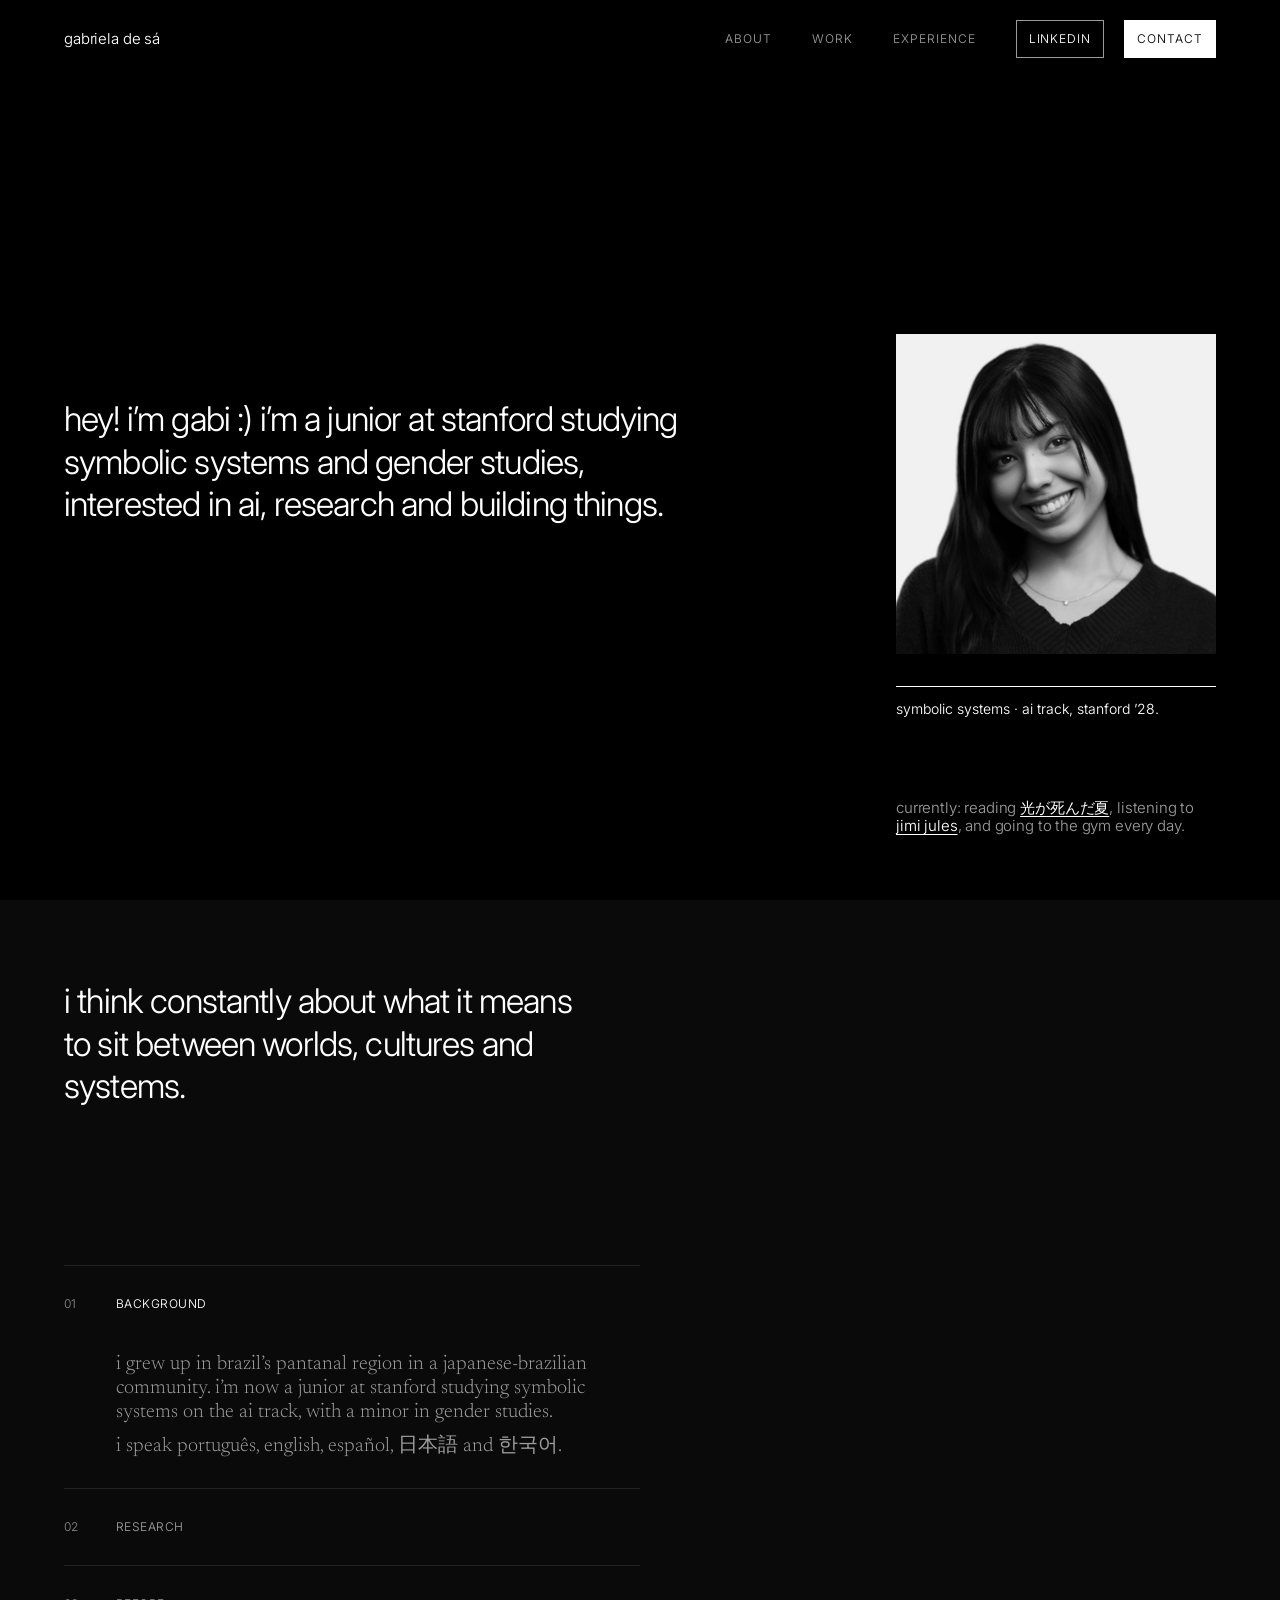
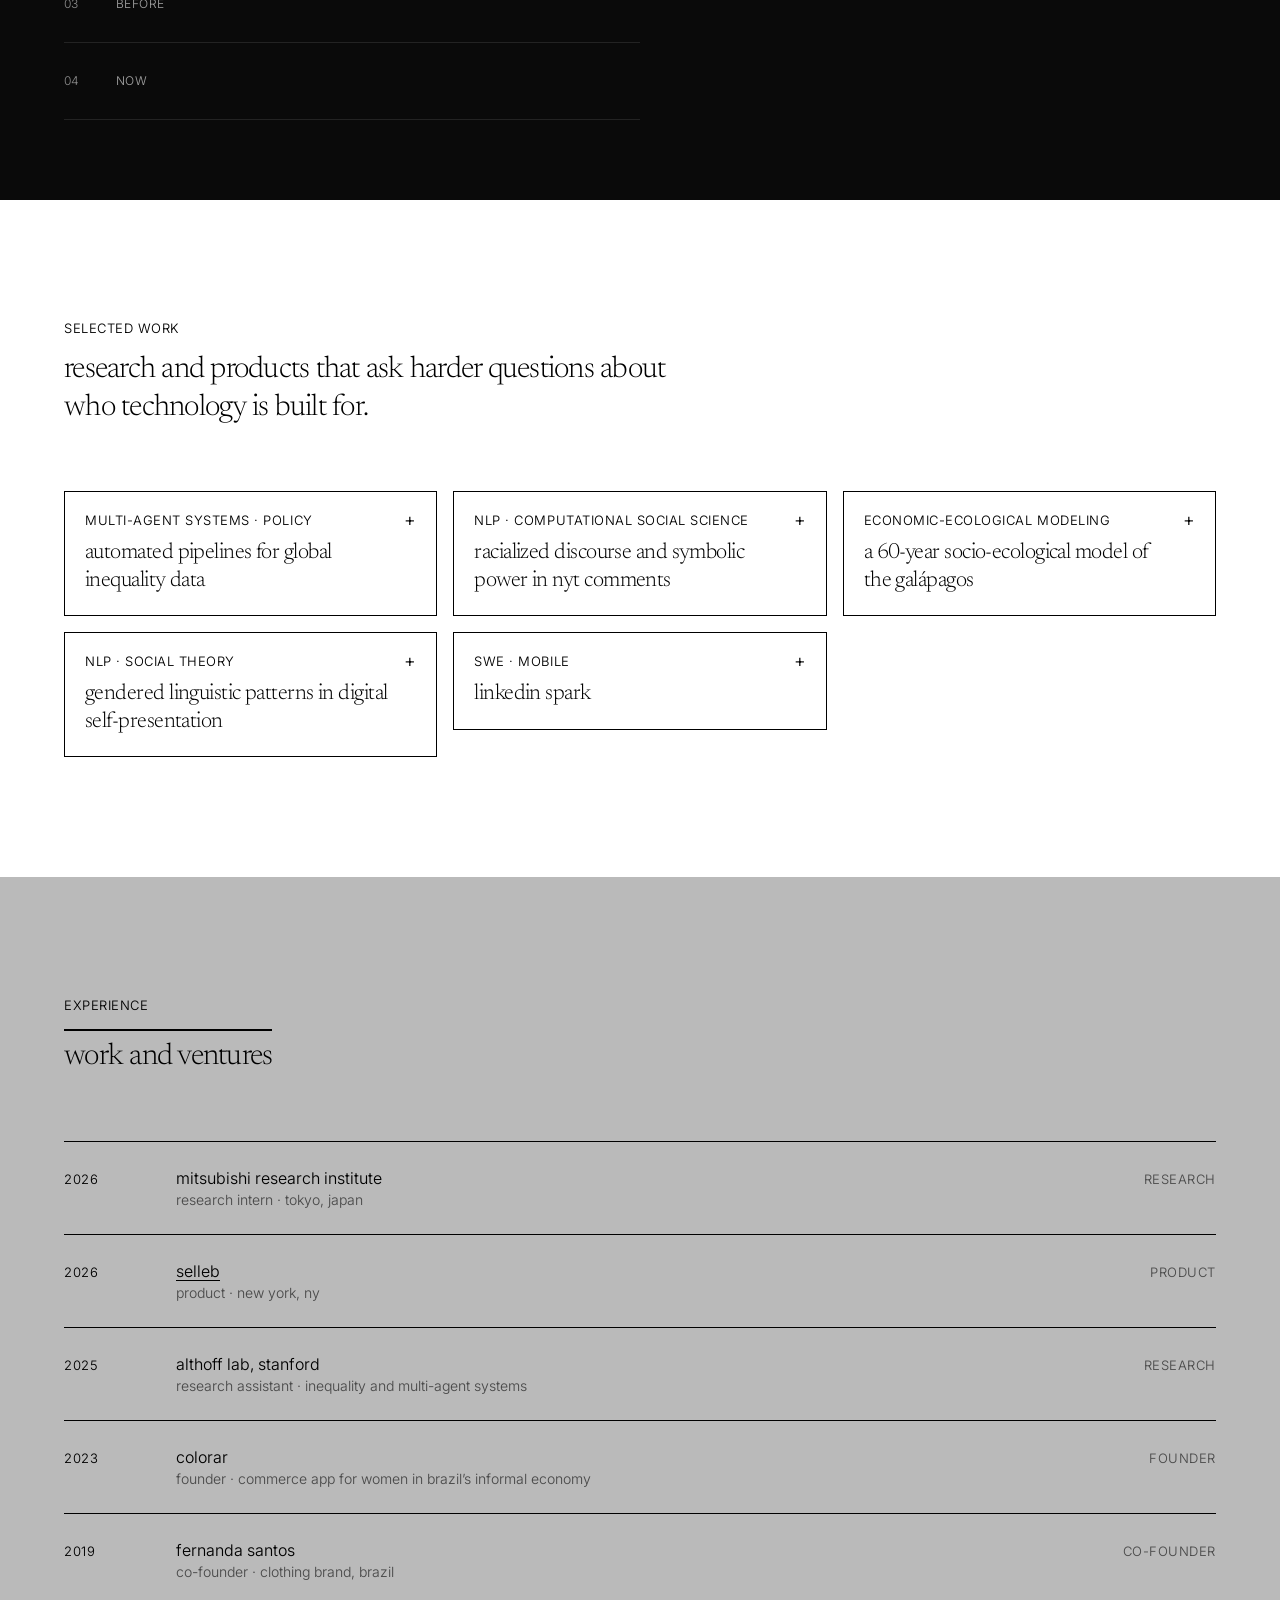
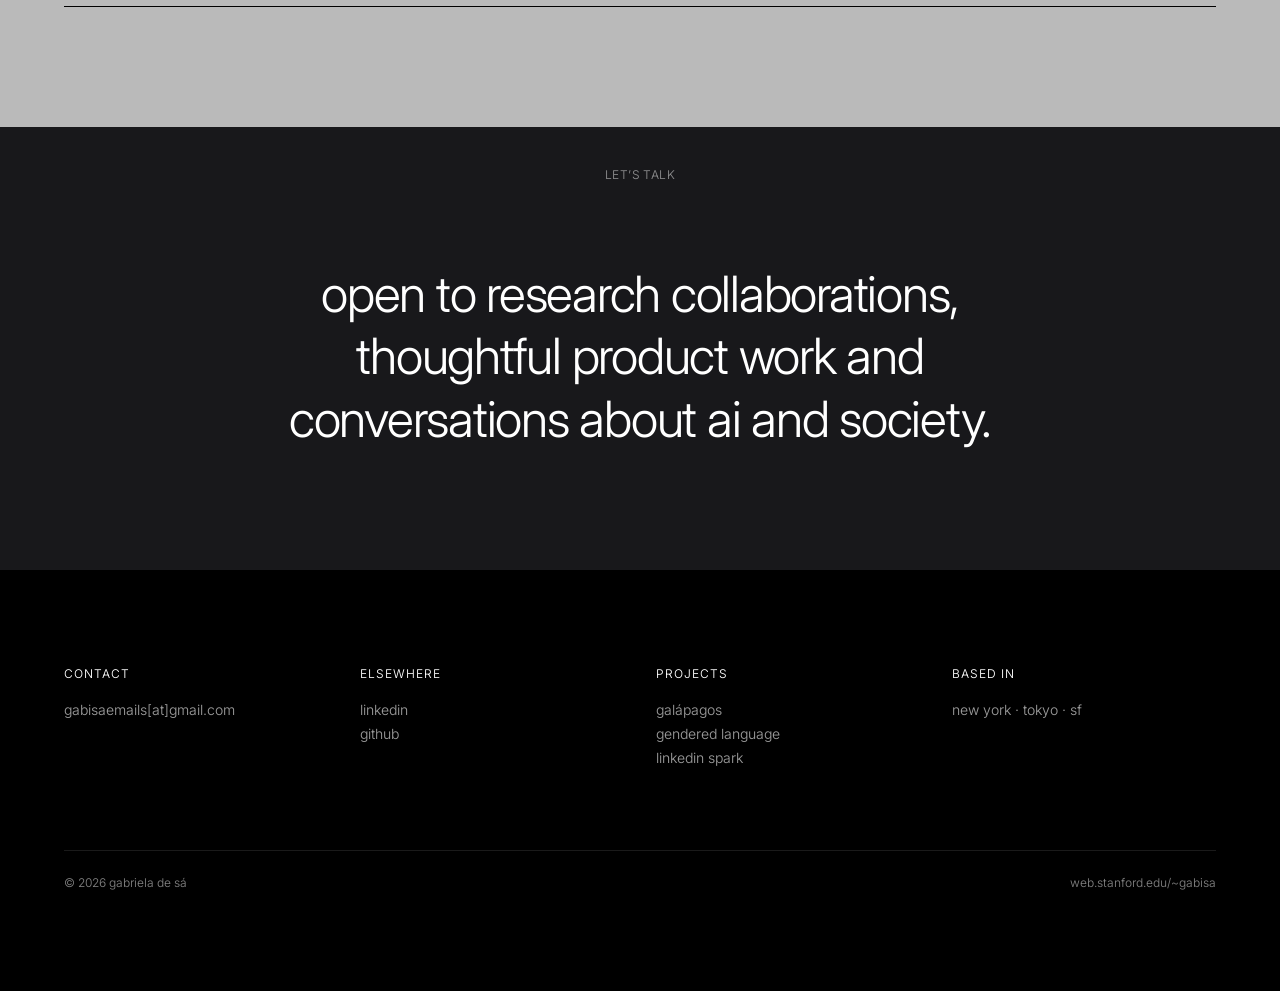
<file: index.html>
<!DOCTYPE html>
<html lang="en">
<head>
  <meta charset="UTF-8">
  <meta name="viewport" content="width=device-width, initial-scale=1.0">
  <title>Gabriela de Sá</title>
  <meta name="description" content="Gabriela de Sá: Stanford Symbolic Systems (AI). Research and products at the edge of technology and social consequence.">
  <link rel="preconnect" href="https://fonts.googleapis.com">
  <link rel="preconnect" href="https://fonts.gstatic.com" crossorigin>
  <link href="https://fonts.googleapis.com/css2?family=Inter:wght@100..900&family=Newsreader:ital,opsz,wght@0,6..72,200..800;1,6..72,200..800&display=swap" rel="stylesheet">
  <link rel="stylesheet" href="site.css?v=10">
</head>
<body>

  <!-- ═══ NAV ═══ -->
  <header class="nav">
    <div class="container">
      <a class="wordmark" href="#top">Gabriela de Sá</a>
      <div class="nav-right">
        <ul class="nav-links t-nav">
          <li><a href="#about">About</a></li>
          <li><a href="#work">Work</a></li>
          <li><a href="#experience">Experience</a></li>
        </ul>
        <div class="nav-buttons">
          <a class="btn btn-outline" href="https://linkedin.com/in/gabi-sa/" target="_blank" rel="noopener">LinkedIn</a>
          <a class="btn btn-solid" href="#contact">Contact</a>
        </div>
      </div>
    </div>
  </header>

  <!-- ═══ HERO ═══ -->
  <section class="hero" id="top">
    <div class="container">
      <h1 class="hero-headline t-headline">
        hey! i’m gabi :) i’m a junior at stanford studying symbolic systems and gender studies, interested in ai, research and building things.
      </h1>
      <div class="hero-aside">
        <div class="hero-photo">
          <img src="images/gabi.jpg" alt="Portrait of Gabriela de Sá" width="1000" height="1000">
        </div>
        <div class="corner-block">
          <p class="t-small">Symbolic Systems · AI track, Stanford ’28.</p>
          <p class="t-description">
            currently: reading <a href="https://hikanatsu-anime.com" target="_blank" rel="noopener">光が死んだ夏</a>,
            listening to <a href="https://open.spotify.com/artist/6RsLLSkSTcL4YrvgRcBTQd" target="_blank" rel="noopener">jimi jules</a>,
            and going to the gym every day.
          </p>
        </div>
      </div>
    </div>
  </section>

  <!-- ═══ ABOUT (numbered list) ═══ -->
  <section class="list-section" id="about">
    <div class="container">
      <h2 class="list-intro t-headline">
        I think constantly about what it means to sit between worlds, cultures and systems.
      </h2>

      <ol class="num-list">
        <li class="num-row is-open">
          <button class="num-toggle" aria-expanded="true" aria-controls="row-1">
            <span class="t-label">Background</span>
          </button>
          <div class="num-body t-serif-reading" id="row-1">
            <p>I grew up in Brazil’s Pantanal region in a Japanese-Brazilian community. I’m now a junior at Stanford studying Symbolic Systems on the AI track, with a minor in Gender Studies.</p>
            <p>I speak Português, English, Español, 日本語 and 한국어.</p>
          </div>
        </li>
        <li class="num-row">
          <button class="num-toggle" aria-expanded="false" aria-controls="row-2">
            <span class="t-label">Research</span>
          </button>
          <div class="num-body t-serif-reading" id="row-2">
            <p>I’m a research assistant in economic policy in Professor Lukas Althoff’s lab, where I build automated multi-agent pipelines that collect and structure global inequality data.</p>
            <p>I’ve also worked on computational discourse analysis, gendered language online, and optimization modeling for the Galápagos Islands.</p>
          </div>
        </li>
        <li class="num-row">
          <button class="num-toggle" aria-expanded="false" aria-controls="row-3">
            <span class="t-label">Before</span>
          </button>
          <div class="num-body t-serif-reading" id="row-3">
            <p>This summer I was a research intern at Mitsubishi Research Institute in Tokyo, and before that I worked on product at <a href="https://apps.apple.com/us/app/selleb/id6498941890" target="_blank" rel="noopener" style="text-decoration:underline;text-underline-offset:3px;">Selleb</a> in New York.</p>
            <p>Earlier, I founded Colorar, a commerce app for women in Brazil’s informal economy, and co-founded a clothing brand in Brazil.</p>
          </div>
        </li>
        <li class="num-row">
          <button class="num-toggle" aria-expanded="false" aria-controls="row-4">
            <span class="t-label">Now</span>
          </button>
          <div class="num-body t-serif-reading" id="row-4">
            <p>I’m in my junior year at Stanford, taking classes I really enjoy in philosophy and computer science: mobile development, graphics and machine learning.</p>
            <p>I’m also an RA in Branner Hall, and I’m continuing my research at the Althoff Lab.</p>
          </div>
        </li>
      </ol>
    </div>
  </section>

  <!-- ═══ WORK (light) ═══ -->
  <section class="light" id="work">
    <div class="container">
      <p class="section-label">Selected work</p>
      <h2 class="t-serif-heading">Research and products that ask harder questions about who technology is built for.</h2>

      <div class="tiles">
        <article class="tile">
          <button class="tile-head" aria-expanded="false" aria-controls="tile-1">
            <span class="tile-tag section-label">Multi-agent systems · Policy</span>
            <span class="tile-icon" aria-hidden="true">+</span>
            <span class="tile-title">Automated pipelines for global inequality data</span>
          </button>
          <div class="tile-more" id="tile-1">
            <p class="tile-body">A global database of high school STEM graduation requirements, built with Firecrawl-based multi-agent scraping and careful schema design around governance levels and data confidence. Althoff Lab.</p>
            <p class="caption"><span>Stanford · Ongoing</span><span></span></p>
          </div>
        </article>

        <article class="tile">
          <button class="tile-head" aria-expanded="false" aria-controls="tile-2">
            <span class="tile-tag section-label">NLP · Computational social science</span>
            <span class="tile-icon" aria-hidden="true">+</span>
            <span class="tile-title">Racialized discourse and symbolic power in NYT comments</span>
          </button>
          <div class="tile-more" id="tile-2">
            <p class="tile-body">Analysis of ~2 million New York Times comments on how “neutral” editorial framing legitimizes racialized discourse about Latinos, combining NLP with Bourdieu’s theory of symbolic power.</p>
            <p class="caption"><span>Research paper</span><span></span></p>
          </div>
        </article>

        <article class="tile">
          <button class="tile-head" aria-expanded="false" aria-controls="tile-3">
            <span class="tile-tag section-label">Economic-ecological modeling</span>
            <span class="tile-icon" aria-hidden="true">+</span>
            <span class="tile-title">A 60-year socio-ecological model of the Galápagos</span>
          </button>
          <div class="tile-more" id="tile-3">
            <p class="tile-body">Long-term trade-offs of tourism in the Galápagos, using data science and optimization modeling to estimate a welfare-maximizing visitation threshold.</p>
            <a class="caption" href="galapagos.html"><span>View project</span><span>→</span></a>
          </div>
        </article>

        <article class="tile">
          <button class="tile-head" aria-expanded="false" aria-controls="tile-4">
            <span class="tile-tag section-label">NLP · Social theory</span>
            <span class="tile-icon" aria-hidden="true">+</span>
            <span class="tile-title">Gendered linguistic patterns in digital self-presentation</span>
          </button>
          <div class="tile-more" id="tile-4">
            <p class="tile-body">An end-to-end pipeline of NLP feature engineering, topic modeling, sentiment lexicons and a supervised classifier that predicts gender-coded language at the sentence level.</p>
            <a class="caption" href="okcupid.html"><span>View project</span><span>→</span></a>
          </div>
        </article>

        <article class="tile">
          <button class="tile-head" aria-expanded="false" aria-controls="tile-5">
            <span class="tile-tag section-label">SWE · Mobile</span>
            <span class="tile-icon" aria-hidden="true">+</span>
            <span class="tile-title">LinkedIn Spark</span>
          </button>
          <div class="tile-more" id="tile-5">
            <p class="tile-body">An AI-powered LinkedIn feature that sparks meaningful coffee chats, blending gamification and AI to help people build more intentional connections.</p>
            <a class="caption" href="linkedin.html"><span>View project</span><span>→</span></a>
          </div>
        </article>

      </div>
    </div>
  </section>

  <!-- ═══ EXPERIENCE (gray band) ═══ -->
  <section class="gray" id="experience">
    <div class="container">
      <p class="section-label">Experience</p>
      <h2 class="rule-heading t-serif-heading">Work and ventures</h2>

      <ol class="timeline">
        <li>
          <span class="year">2026</span>
          <div><div>Mitsubishi Research Institute</div><div class="role">Research Intern · Tokyo, Japan</div></div>
          <span class="tag">Research</span>
        </li>
        <li>
          <span class="year">2026</span>
          <div><div><a href="https://apps.apple.com/us/app/selleb/id6498941890" target="_blank" rel="noopener">Selleb</a></div><div class="role">Product · New York, NY</div></div>
          <span class="tag">Product</span>
        </li>
        <li>
          <span class="year">2025</span>
          <div><div>Althoff Lab, Stanford</div><div class="role">Research Assistant · Inequality and multi-agent systems</div></div>
          <span class="tag">Research</span>
        </li>
        <li>
          <span class="year">2023</span>
          <div><div>Colorar</div><div class="role">Founder · Commerce app for women in Brazil’s informal economy</div></div>
          <span class="tag">Founder</span>
        </li>
        <li>
          <span class="year">2019</span>
          <div><div>Fernanda Santos</div><div class="role">Co-Founder · Clothing brand, Brazil</div></div>
          <span class="tag">Co-Founder</span>
        </li>
      </ol>
    </div>
  </section>

  <!-- ═══ STATEMENT ═══ -->
  <section class="statement">
    <div class="container">
      <p class="t-label" style="color: var(--text-tertiary);">Let’s talk</p>
      <p class="t-display">Open to research collaborations, thoughtful product work and conversations about AI and society.</p>
    </div>
  </section>

  <!-- ═══ FOOTER ═══ -->
  <footer class="footer" id="contact">
    <div class="container">
      <div class="footer-cols">
        <div>
          <h3 class="t-nav">Contact</h3>
          <ul><li><a href="mailto:gabisaemails@gmail.com">gabisaemails[at]gmail.com</a></li></ul>
        </div>
        <div>
          <h3 class="t-nav">Elsewhere</h3>
          <ul>
            <li><a href="https://linkedin.com/in/gabi-sa/" target="_blank" rel="noopener">LinkedIn</a></li>
            <li><a href="https://github.com/gabiygk" target="_blank" rel="noopener">GitHub</a></li>
          </ul>
        </div>
        <div>
          <h3 class="t-nav">Projects</h3>
          <ul>
            <li><a href="galapagos.html">Galápagos</a></li>
            <li><a href="okcupid.html">Gendered language</a></li>
            <li><a href="linkedin.html">LinkedIn Spark</a></li>
          </ul>
        </div>
        <div>
          <h3 class="t-nav">Based in</h3>
          <ul><li>New York · Tokyo · SF</li></ul>
        </div>
      </div>
      <div class="footer-base">
        <span>© 2026 Gabriela de Sá</span>
        <span>web.stanford.edu/~gabisa</span>
      </div>
    </div>
  </footer>

  <script>
    // Numbered list: one row open at a time.
    const rows = document.querySelectorAll('.num-row');
    rows.forEach(row => {
      row.querySelector('.num-toggle').addEventListener('click', () => {
        rows.forEach(r => {
          const open = r === row;
          r.classList.toggle('is-open', open);
          r.querySelector('.num-toggle').setAttribute('aria-expanded', open);
        });
      });
    });

    // Project tiles: click to expand, one at a time; click again to close.
    const tiles = document.querySelectorAll('.tile');
    tiles.forEach(tile => {
      tile.querySelector('.tile-head').addEventListener('click', () => {
        const opening = !tile.classList.contains('is-open');
        tiles.forEach(t => {
          const open = t === tile && opening;
          t.classList.toggle('is-open', open);
          t.querySelector('.tile-head').setAttribute('aria-expanded', open);
        });
      });
    });
  </script>

</body>
</html>
</file>
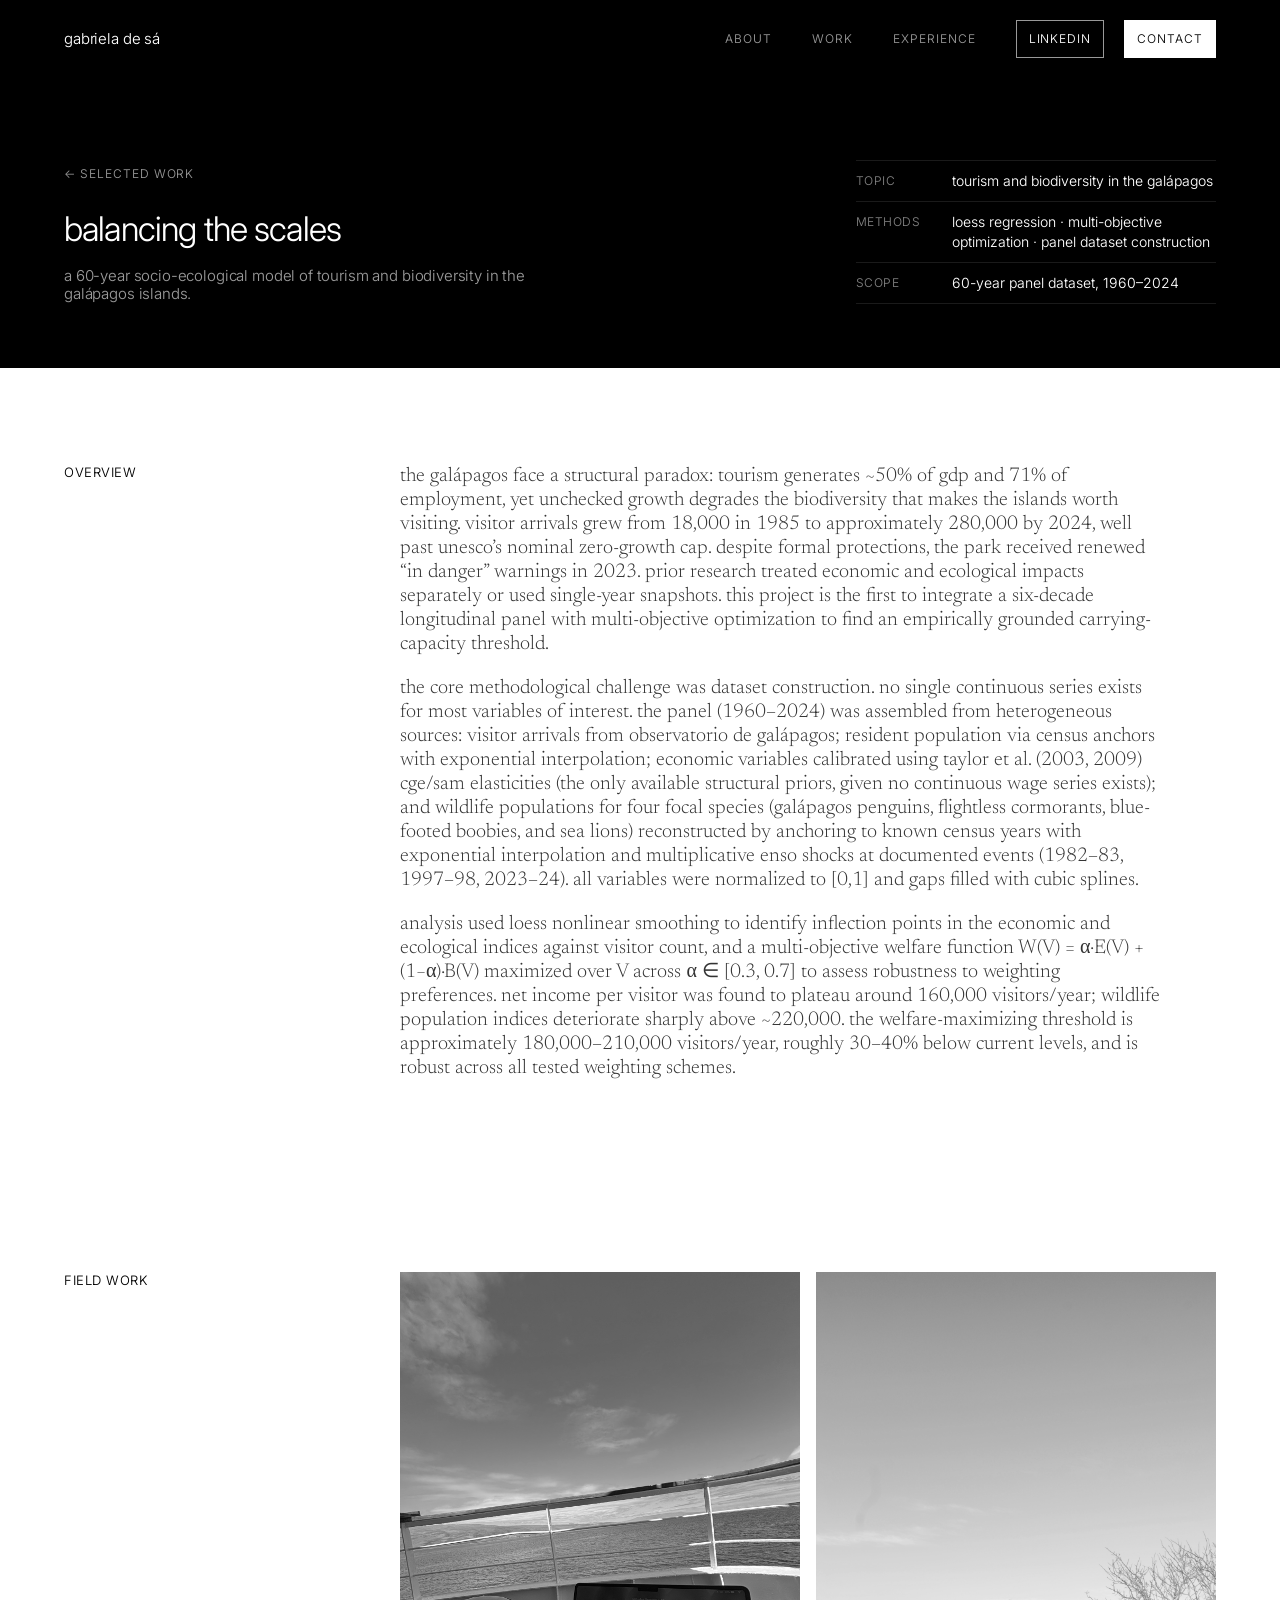
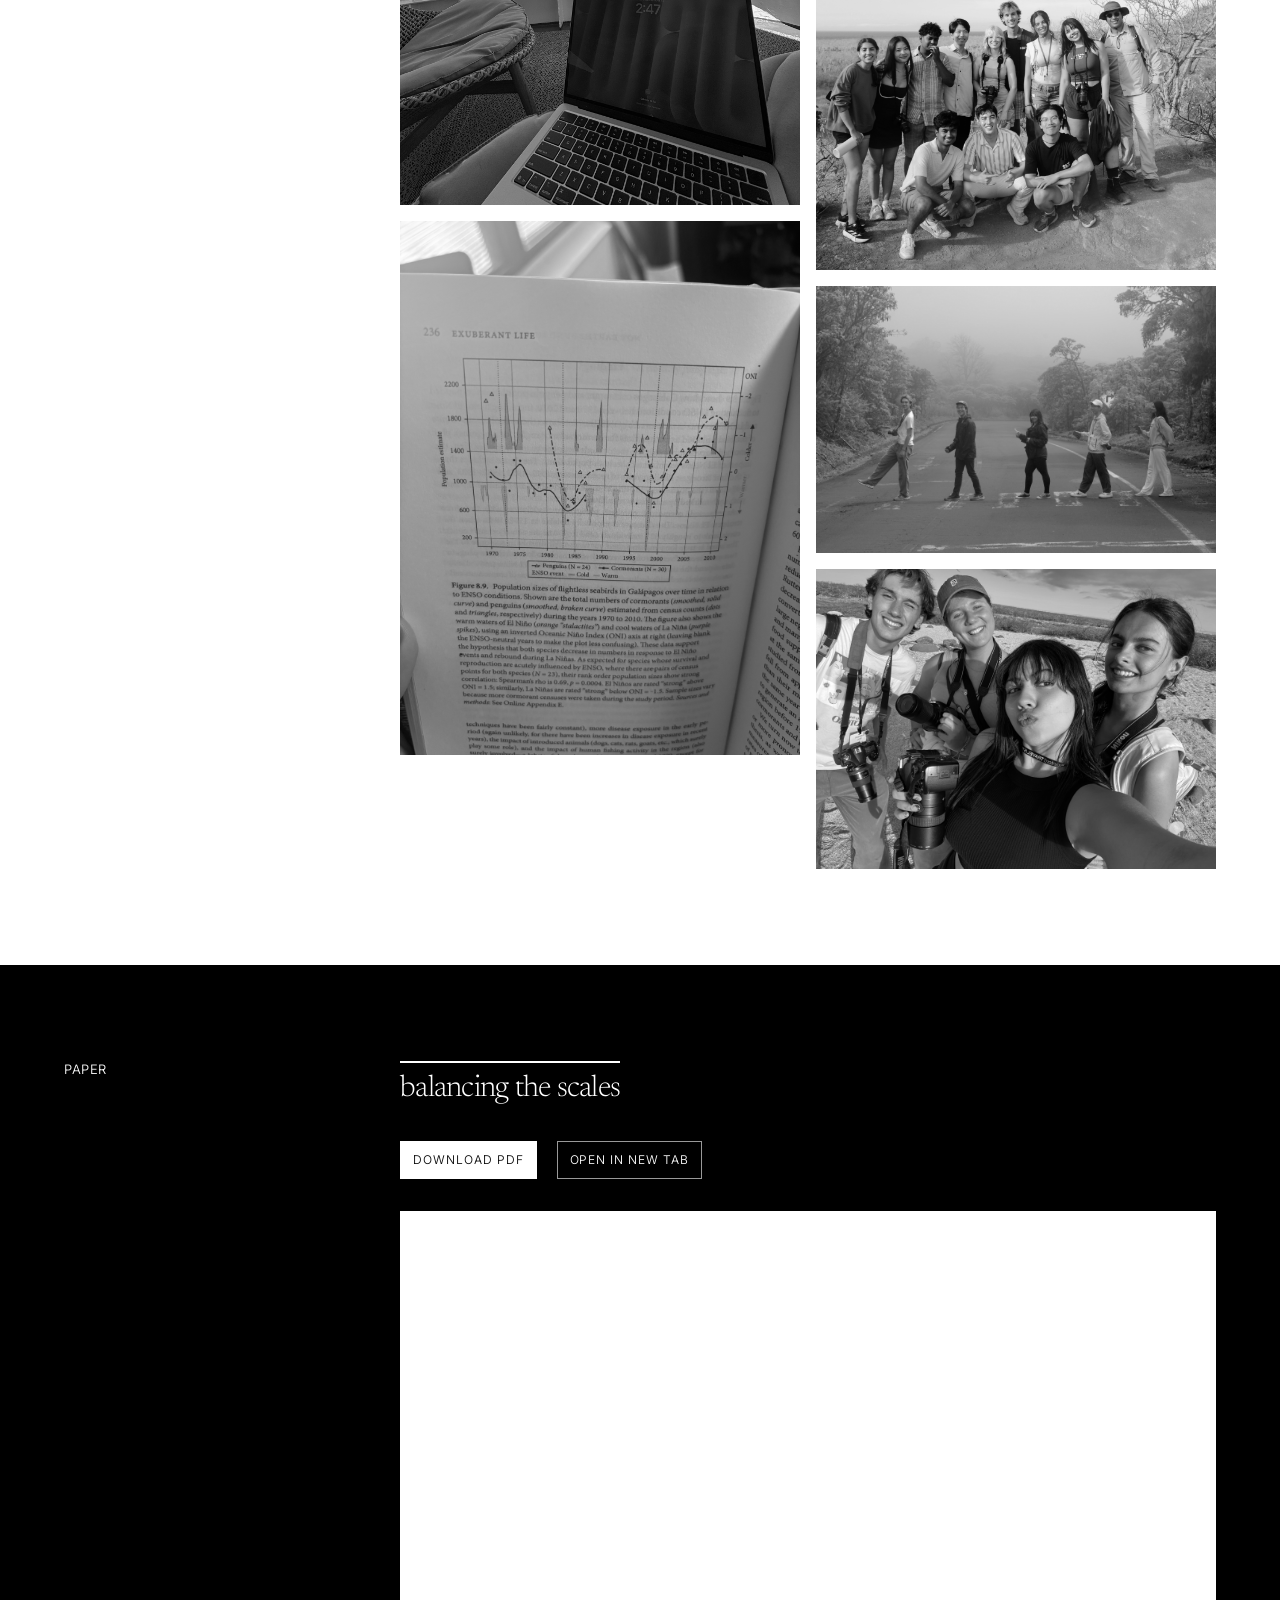
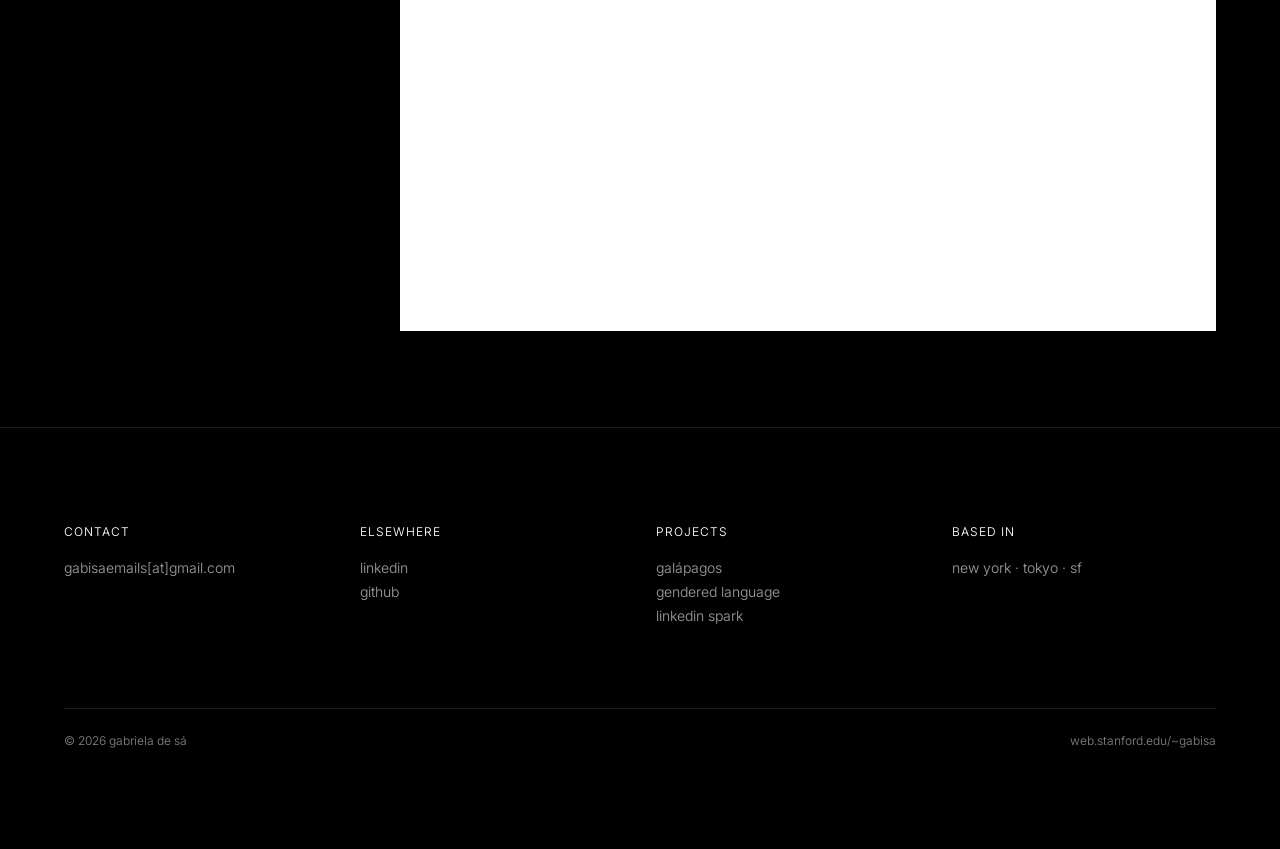
<file: galapagos.html>
<!DOCTYPE html>
<html lang="en">
<head>
  <meta charset="UTF-8">
  <meta name="viewport" content="width=device-width, initial-scale=1.0">
  <title>Balancing the Scales · Gabriela de Sá</title>
  <meta name="description" content="A 60-year socio-ecological model of tourism and biodiversity in the Galápagos Islands.">
  <link rel="preconnect" href="https://fonts.googleapis.com">
  <link rel="preconnect" href="https://fonts.gstatic.com" crossorigin>
  <link href="https://fonts.googleapis.com/css2?family=Inter:wght@100..900&family=Newsreader:ital,opsz,wght@0,6..72,200..800;1,6..72,200..800&display=swap" rel="stylesheet">
  <link rel="stylesheet" href="site.css?v=10">
</head>
<body>

  <!-- ═══ NAV ═══ -->
  <header class="nav">
    <div class="container">
      <a class="wordmark" href="index.html">Gabriela de Sá</a>
      <div class="nav-right">
        <ul class="nav-links t-nav">
          <li><a href="index.html#about">About</a></li>
          <li><a href="index.html#work">Work</a></li>
          <li><a href="index.html#experience">Experience</a></li>
        </ul>
        <div class="nav-buttons">
          <a class="btn btn-outline" href="https://linkedin.com/in/gabi-sa/" target="_blank" rel="noopener">LinkedIn</a>
          <a class="btn btn-solid" href="#contact">Contact</a>
        </div>
      </div>
    </div>
  </header>

  <!-- ═══ HERO ═══ -->
  <section class="p-hero">
    <div class="container">
      <div class="p-hero-main">
        <a class="p-back t-nav" href="index.html#work">← selected work</a>
        <h1 class="t-headline">balancing the scales</h1>
        <p class="t-description">a 60-year socio-ecological model of tourism and biodiversity in the galápagos islands.</p>
      </div>
      <div class="p-side">
      <ul class="p-meta">
        <li><span class="t-label">topic</span><span>tourism and biodiversity in the galápagos</span></li>
        <li><span class="t-label">methods</span><span>loess regression · multi-objective optimization · panel dataset construction</span></li>
        <li><span class="t-label">scope</span><span>60-year panel dataset, 1960–2024</span></li>
      </ul>
      </div>
    </div>
  </section>

  <section class="p-section light">
    <div class="container p-grid">
      <p class="section-label">overview</p>
      <div>
        <div class="p-text t-serif-reading">
          <p>The Galápagos face a structural paradox: tourism generates ~50% of GDP and 71% of employment, yet unchecked growth degrades the biodiversity that makes the islands worth visiting. Visitor arrivals grew from 18,000 in 1985 to approximately 280,000 by 2024, well past UNESCO’s nominal zero-growth cap. Despite formal protections, the park received renewed “In Danger” warnings in 2023. Prior research treated economic and ecological impacts separately or used single-year snapshots. This project is the first to integrate a six-decade longitudinal panel with multi-objective optimization to find an empirically grounded carrying-capacity threshold.</p>
          <p>The core methodological challenge was dataset construction. No single continuous series exists for most variables of interest. The panel (1960–2024) was assembled from heterogeneous sources: visitor arrivals from Observatorio de Galápagos; resident population via census anchors with exponential interpolation; economic variables calibrated using Taylor et al. (2003, 2009) CGE/SAM elasticities (the only available structural priors, given no continuous wage series exists); and wildlife populations for four focal species (Galápagos penguins, flightless cormorants, blue-footed boobies, and sea lions) reconstructed by anchoring to known census years with exponential interpolation and multiplicative ENSO shocks at documented events (1982–83, 1997–98, 2023–24). All variables were normalized to [0,1] and gaps filled with cubic splines.</p>
          <p>Analysis used LOESS nonlinear smoothing to identify inflection points in the economic and ecological indices against visitor count, and a multi-objective welfare function <span class="keep-case">W(V) = α·E(V) + (1−α)·B(V)</span> maximized over <span class="keep-case">V</span> across <span class="keep-case">α ∈ [0.3, 0.7]</span> to assess robustness to weighting preferences. Net income per visitor was found to plateau around 160,000 visitors/year; wildlife population indices deteriorate sharply above ~220,000. The welfare-maximizing threshold is approximately 180,000–210,000 visitors/year, roughly 30–40% below current levels, and is robust across all tested weighting schemes.</p>
        </div>
      </div>
    </div>
  </section>

  <section class="p-section light">
    <div class="container p-grid">
      <p class="section-label">field work</p>
      <div>
        <div class="gallery">
          <figure>
            <img src="images/galapagos/photo1.jpg" alt="Galápagos field work" loading="lazy">
          </figure>
          <figure>
            <img src="images/galapagos/photo2.jpg" alt="Galápagos field work" loading="lazy">
          </figure>
          <figure>
            <img src="images/galapagos/photo6.JPG" alt="Galápagos field work" loading="lazy">
          </figure>
          <figure>
            <img src="images/galapagos/photo4.jpg" alt="Galápagos field work" loading="lazy">
          </figure>
          <figure>
            <img src="images/galapagos/photo5.JPG" alt="Galápagos field work" loading="lazy">
          </figure>
        </div>
      </div>
    </div>
  </section>

  <section class="p-section black">
    <div class="container p-grid">
      <p class="section-label">paper</p>
      <div>
        <h2 class="rule-heading t-serif-heading">balancing the scales</h2>
        <div style="display:flex;gap:20px;flex-wrap:wrap;margin:32px 0;">
          <a class="btn btn-solid" href="balancing-the-scales.pdf?v=2" download="balancing-the-scales.pdf">download pdf</a>
          <a class="btn btn-outline" href="balancing-the-scales.pdf?v=2" target="_blank" rel="noopener">open in new tab</a>
        </div>
        <iframe class="embed frame" src="balancing-the-scales.pdf?v=2" title="Balancing the Scales, full paper" style="height:80vh;"></iframe>
      </div>
    </div>
  </section>

  <!-- ═══ FOOTER ═══ -->
  <footer class="footer" id="contact">
    <div class="container">
      <div class="footer-cols">
        <div>
          <h3 class="t-nav">Contact</h3>
          <ul><li><a href="mailto:gabisaemails@gmail.com">gabisaemails[at]gmail.com</a></li></ul>
        </div>
        <div>
          <h3 class="t-nav">Elsewhere</h3>
          <ul>
            <li><a href="https://linkedin.com/in/gabi-sa/" target="_blank" rel="noopener">LinkedIn</a></li>
            <li><a href="https://github.com/gabiygk" target="_blank" rel="noopener">GitHub</a></li>
          </ul>
        </div>
        <div>
          <h3 class="t-nav">Projects</h3>
          <ul>
            <li><a href="galapagos.html">Galápagos</a></li>
            <li><a href="okcupid.html">Gendered language</a></li>
            <li><a href="linkedin.html">LinkedIn Spark</a></li>
          </ul>
        </div>
        <div>
          <h3 class="t-nav">Based in</h3>
          <ul><li>New York · Tokyo · SF</li></ul>
        </div>
      </div>
      <div class="footer-base">
        <span>© 2026 Gabriela de Sá</span>
        <span>web.stanford.edu/~gabisa</span>
      </div>
    </div>
  </footer>

</body>
</html>
</file>
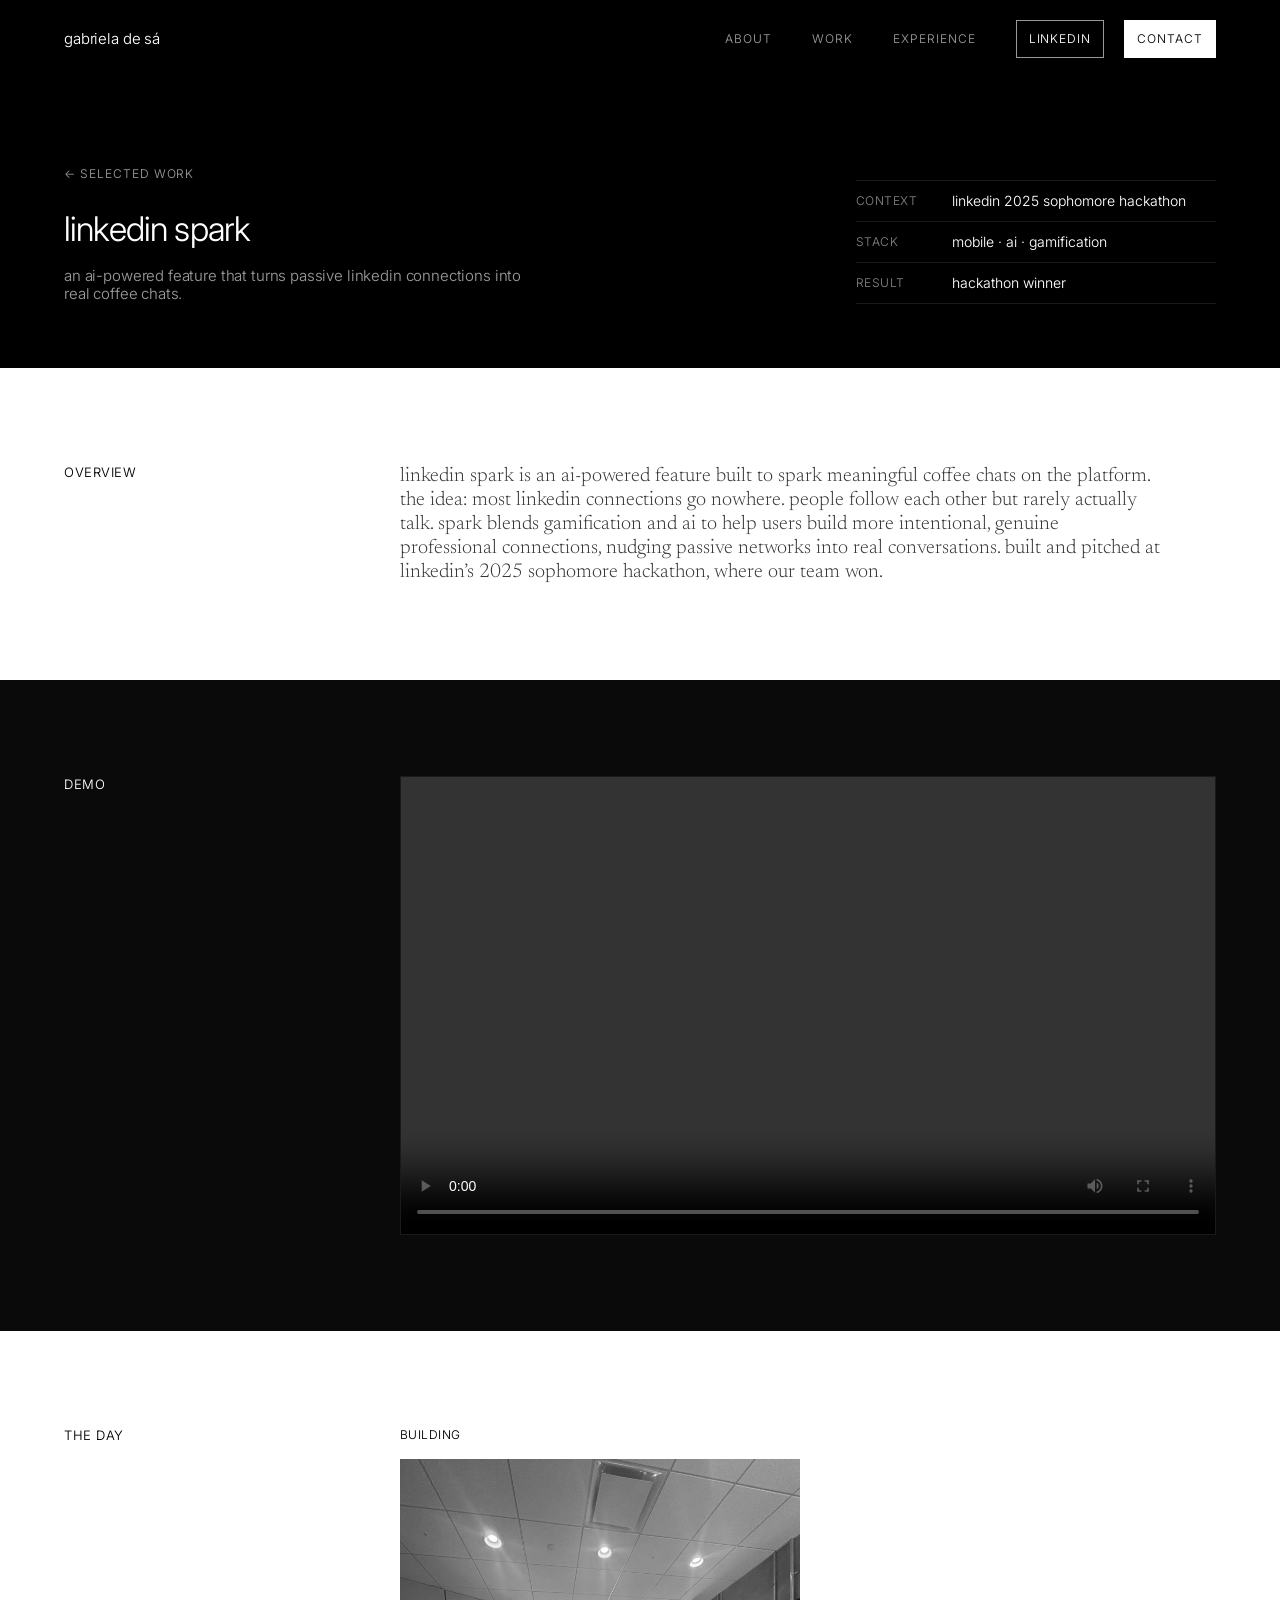
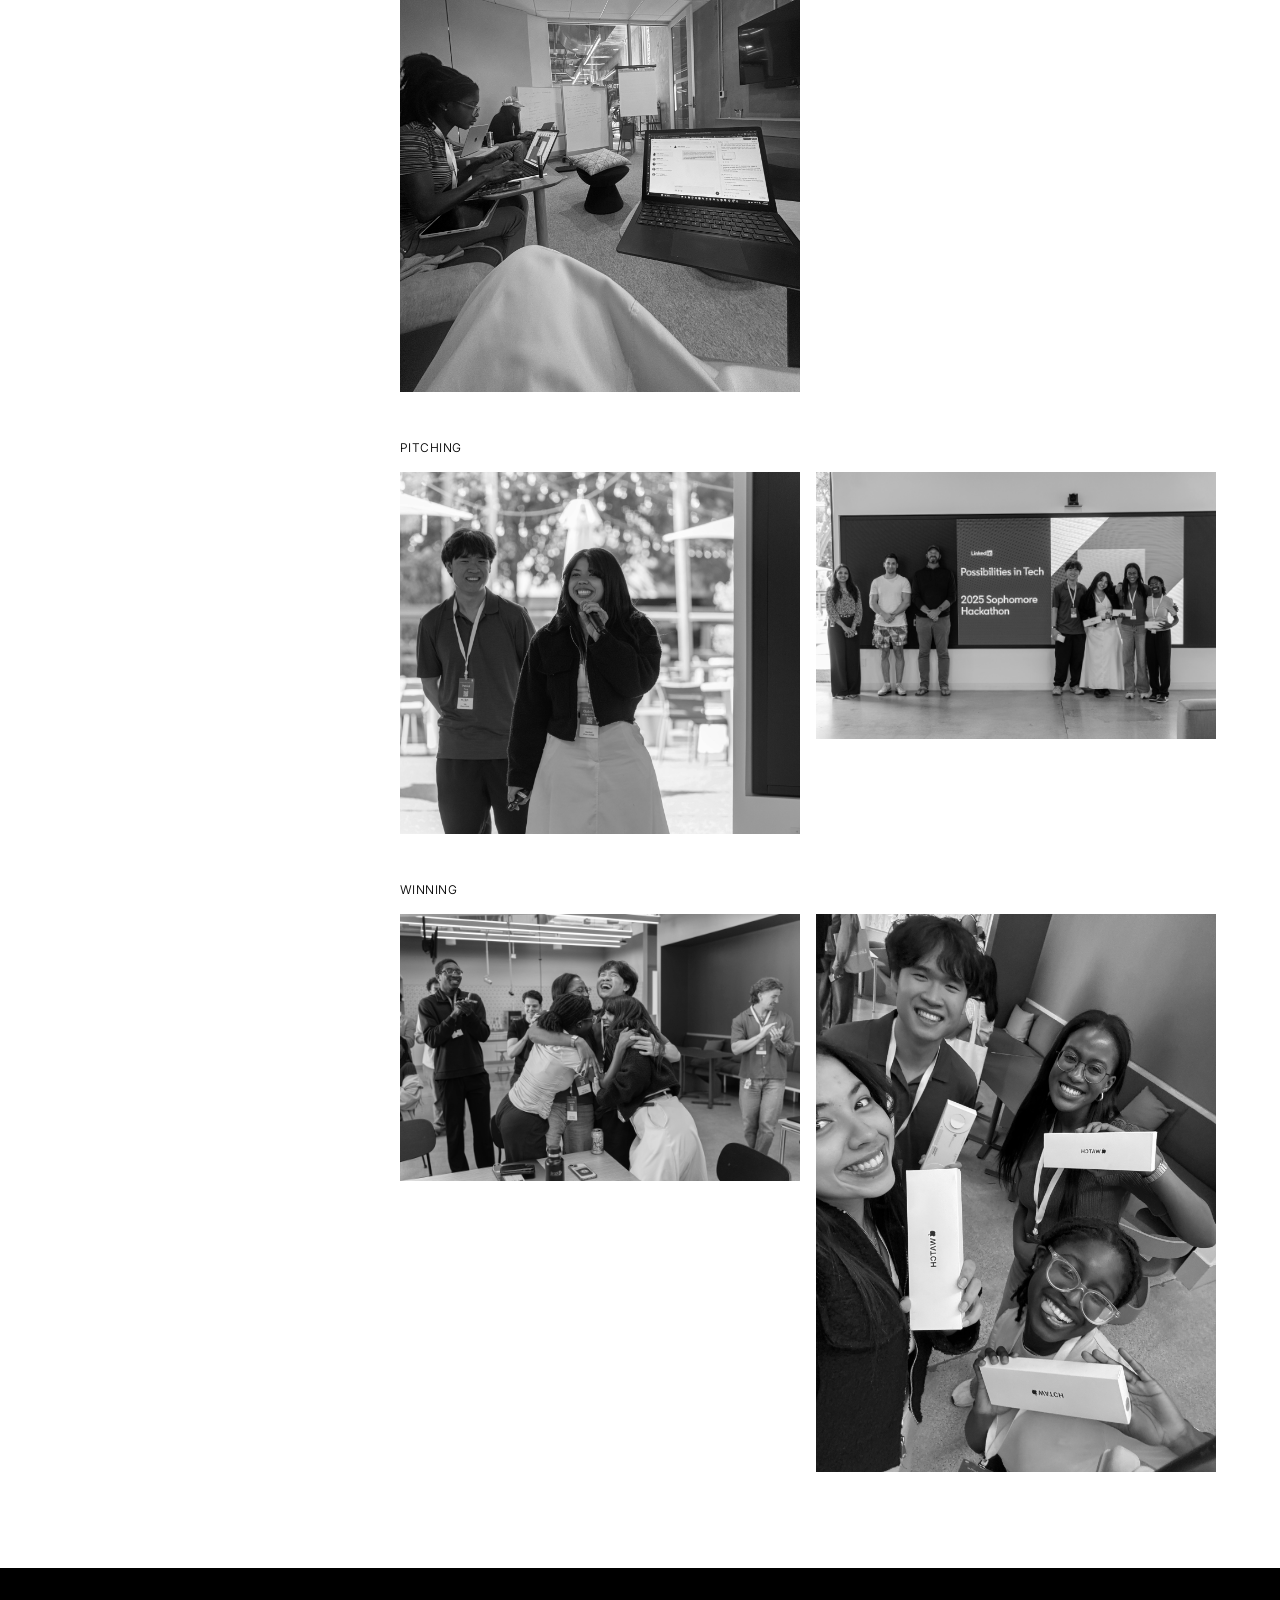
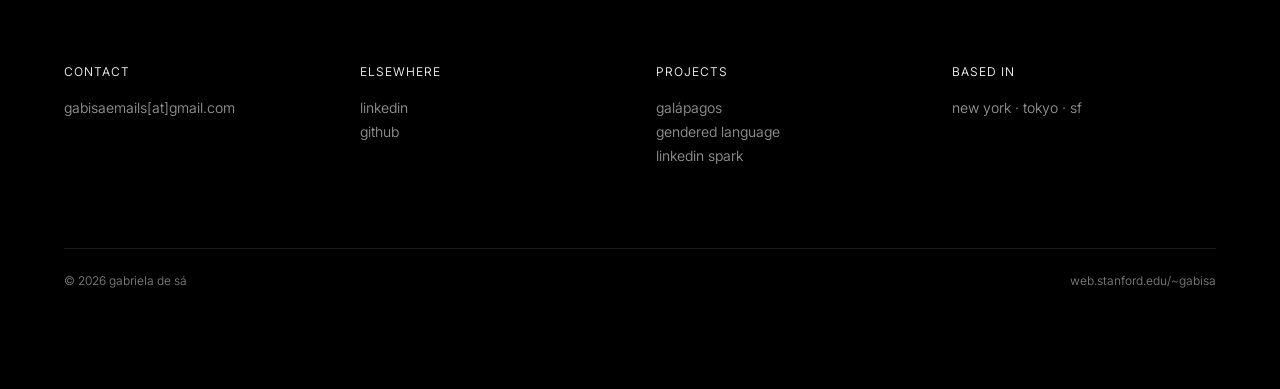
<file: linkedin.html>
<!DOCTYPE html>
<html lang="en">
<head>
  <meta charset="UTF-8">
  <meta name="viewport" content="width=device-width, initial-scale=1.0">
  <title>LinkedIn Spark · Gabriela de Sá</title>
  <meta name="description" content="LinkedIn Spark: an AI-powered feature for meaningful coffee chats, winner of LinkedIn’s 2025 Sophomore Hackathon.">
  <link rel="preconnect" href="https://fonts.googleapis.com">
  <link rel="preconnect" href="https://fonts.gstatic.com" crossorigin>
  <link href="https://fonts.googleapis.com/css2?family=Inter:wght@100..900&family=Newsreader:ital,opsz,wght@0,6..72,200..800;1,6..72,200..800&display=swap" rel="stylesheet">
  <link rel="stylesheet" href="site.css?v=10">
</head>
<body>

  <!-- ═══ NAV ═══ -->
  <header class="nav">
    <div class="container">
      <a class="wordmark" href="index.html">Gabriela de Sá</a>
      <div class="nav-right">
        <ul class="nav-links t-nav">
          <li><a href="index.html#about">About</a></li>
          <li><a href="index.html#work">Work</a></li>
          <li><a href="index.html#experience">Experience</a></li>
        </ul>
        <div class="nav-buttons">
          <a class="btn btn-outline" href="https://linkedin.com/in/gabi-sa/" target="_blank" rel="noopener">LinkedIn</a>
          <a class="btn btn-solid" href="#contact">Contact</a>
        </div>
      </div>
    </div>
  </header>

  <!-- ═══ HERO ═══ -->
  <section class="p-hero">
    <div class="container">
      <div class="p-hero-main">
        <a class="p-back t-nav" href="index.html#work">← selected work</a>
        <h1 class="t-headline">linkedin spark</h1>
        <p class="t-description">an ai-powered feature that turns passive linkedin connections into real coffee chats.</p>
      </div>
      <div class="p-side">
      <ul class="p-meta">
        <li><span class="t-label">context</span><span>linkedin 2025 sophomore hackathon</span></li>
        <li><span class="t-label">stack</span><span>mobile · ai · gamification</span></li>
        <li><span class="t-label">result</span><span>hackathon winner</span></li>
      </ul>
      </div>
    </div>
  </section>

  <section class="p-section light">
    <div class="container p-grid">
      <p class="section-label">overview</p>
      <div>
        <div class="p-text t-serif-reading">
          <p>LinkedIn Spark is an AI-powered feature built to spark meaningful coffee chats on the platform. The idea: most LinkedIn connections go nowhere. People follow each other but rarely actually talk. Spark blends gamification and AI to help users build more intentional, genuine professional connections, nudging passive networks into real conversations. Built and pitched at LinkedIn’s 2025 Sophomore Hackathon, where our team won.</p>
        </div>
      </div>
    </div>
  </section>

  <section class="p-section dark">
    <div class="container p-grid">
      <p class="section-label">demo</p>
      <div>
        <div class="media-16x9 frame">
          <video controls preload="metadata" playsinline>
            <source src="images/linkedin/linkedin-video.mp4" type="video/mp4">
            <source src="images/linkedin/linkedin-video.mov" type="video/quicktime">
          </video>
        </div>
      </div>
    </div>
  </section>

  <section class="p-section light">
    <div class="container p-grid">
      <p class="section-label">the day</p>
      <div>
          <div class="act">
            <span class="t-label">building</span>
            <div class="gallery">
              <figure>
                <img src="images/linkedin/linkedin1.jpg" alt="Building LinkedIn Spark" loading="lazy">
              </figure>
            </div>
          </div>
          <div class="act">
            <span class="t-label">pitching</span>
            <div class="gallery">
              <figure>
                <img src="images/linkedin/linkedin4.jpg" alt="Presenting LinkedIn Spark" loading="lazy">
              </figure>
              <figure>
                <img src="images/linkedin/linkedin3.JPG" alt="LinkedIn Sophomore Hackathon 2025" loading="lazy">
              </figure>
            </div>
          </div>
          <div class="act">
            <span class="t-label">winning</span>
            <div class="gallery">
              <figure>
                <img src="images/linkedin/linkedin5.JPG" alt="Winning the hackathon" loading="lazy">
              </figure>
              <figure>
                <img src="images/linkedin/linkedin2.jpg" alt="Team with Apple Watch prizes" loading="lazy">
              </figure>
            </div>
          </div>
      </div>
    </div>
  </section>

  <!-- ═══ FOOTER ═══ -->
  <footer class="footer" id="contact">
    <div class="container">
      <div class="footer-cols">
        <div>
          <h3 class="t-nav">Contact</h3>
          <ul><li><a href="mailto:gabisaemails@gmail.com">gabisaemails[at]gmail.com</a></li></ul>
        </div>
        <div>
          <h3 class="t-nav">Elsewhere</h3>
          <ul>
            <li><a href="https://linkedin.com/in/gabi-sa/" target="_blank" rel="noopener">LinkedIn</a></li>
            <li><a href="https://github.com/gabiygk" target="_blank" rel="noopener">GitHub</a></li>
          </ul>
        </div>
        <div>
          <h3 class="t-nav">Projects</h3>
          <ul>
            <li><a href="galapagos.html">Galápagos</a></li>
            <li><a href="okcupid.html">Gendered language</a></li>
            <li><a href="linkedin.html">LinkedIn Spark</a></li>
          </ul>
        </div>
        <div>
          <h3 class="t-nav">Based in</h3>
          <ul><li>New York · Tokyo · SF</li></ul>
        </div>
      </div>
      <div class="footer-base">
        <span>© 2026 Gabriela de Sá</span>
        <span>web.stanford.edu/~gabisa</span>
      </div>
    </div>
  </footer>

</body>
</html>
</file>
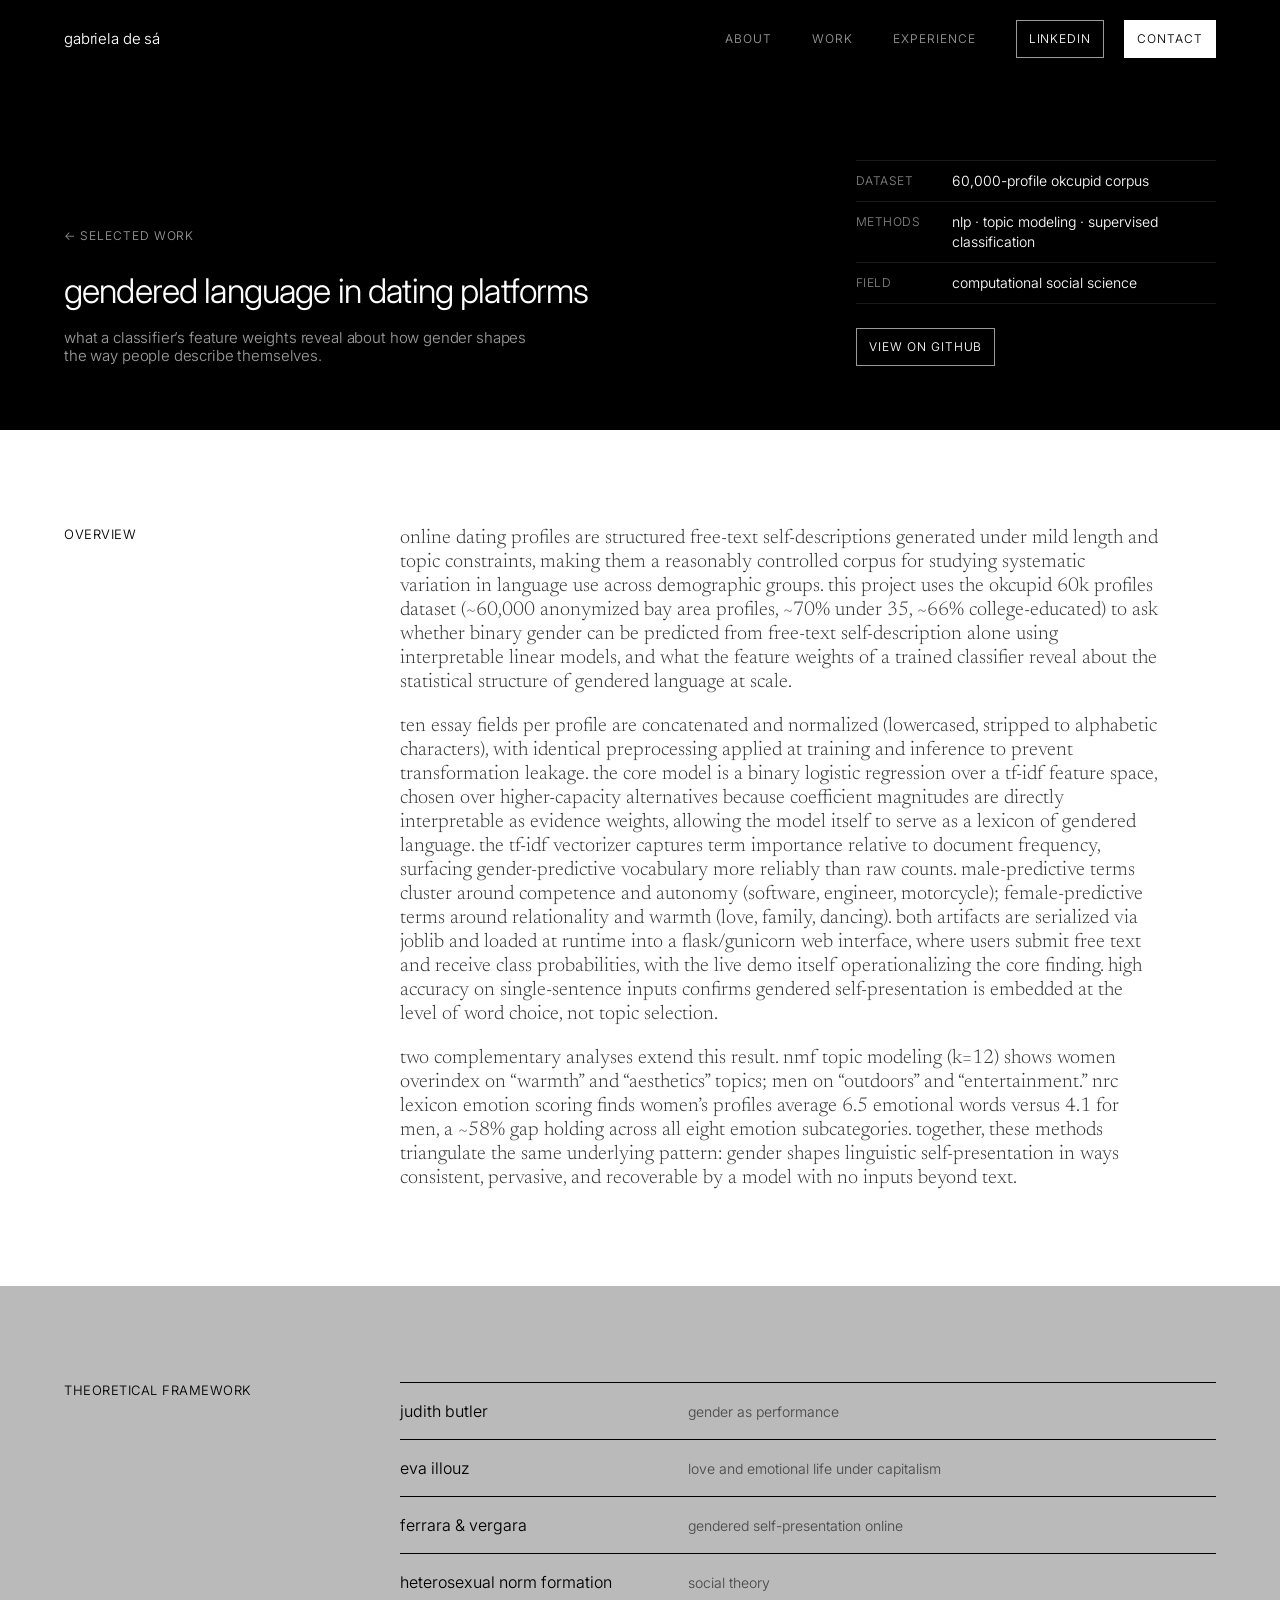
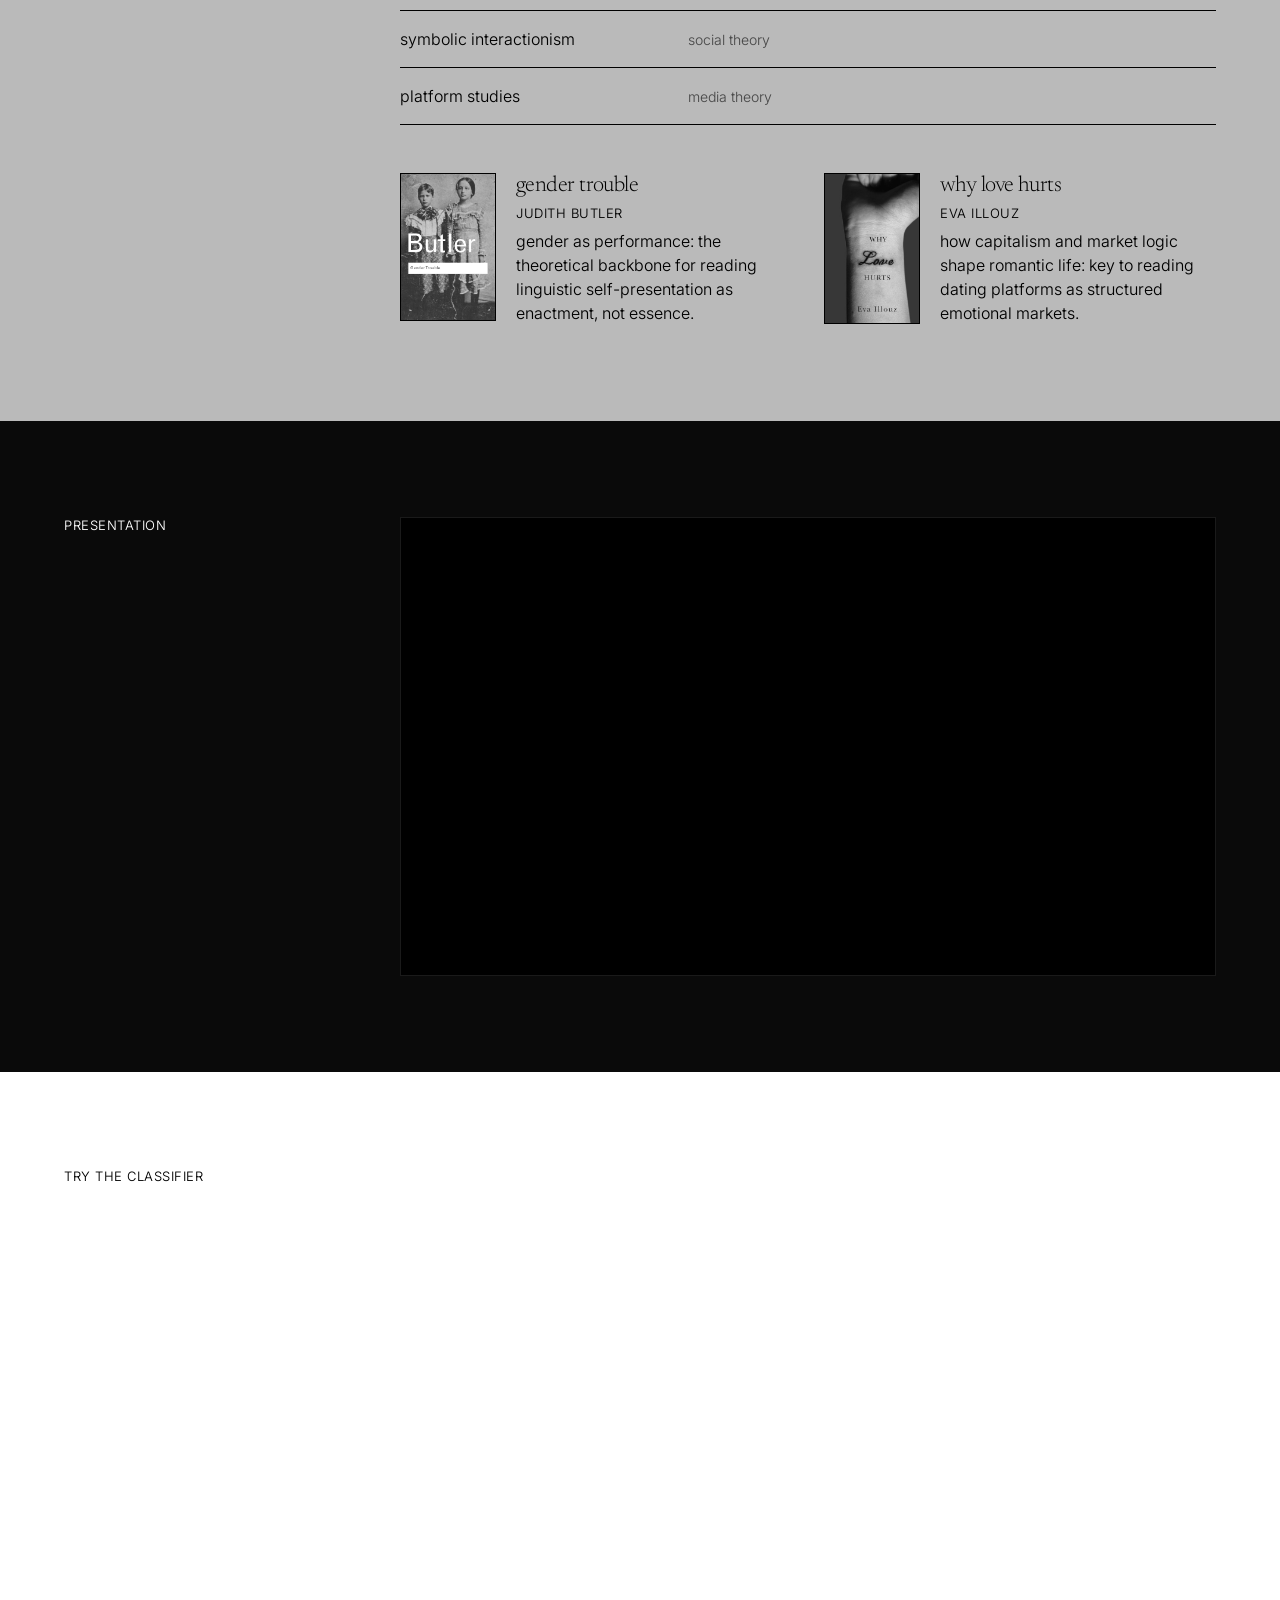
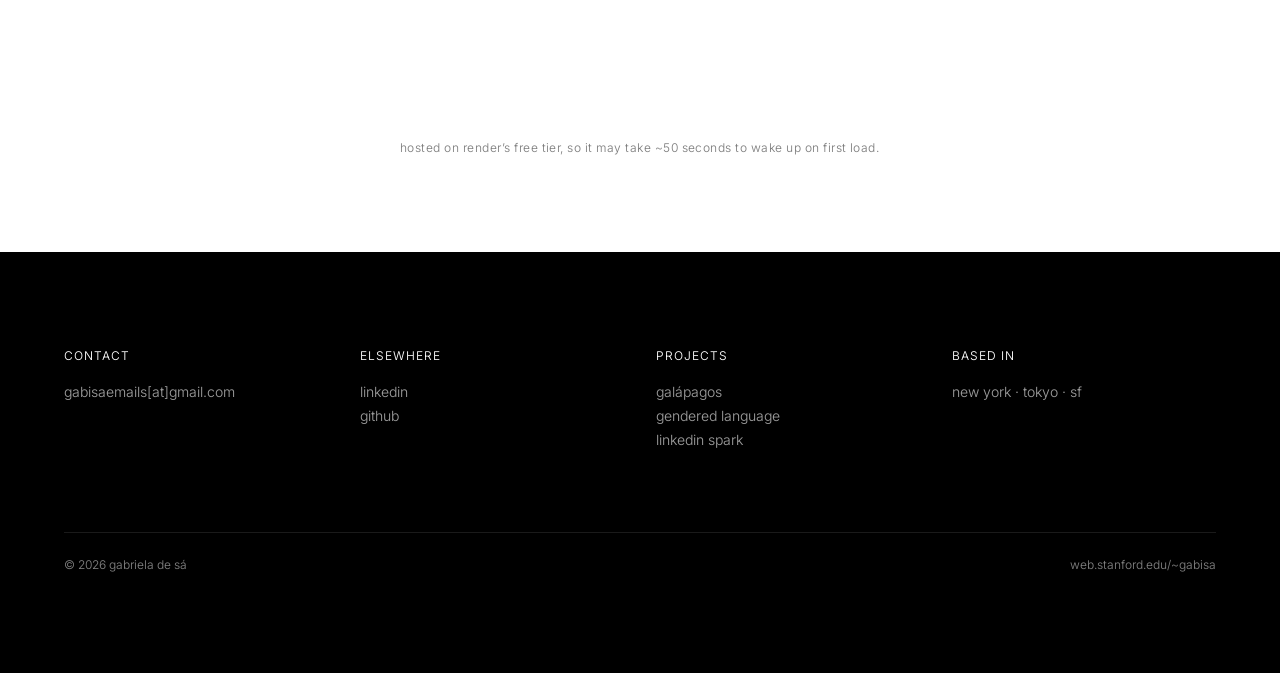
<file: okcupid.html>
<!DOCTYPE html>
<html lang="en">
<head>
  <meta charset="UTF-8">
  <meta name="viewport" content="width=device-width, initial-scale=1.0">
  <title>Gendered Language in Dating Platforms · Gabriela de Sá</title>
  <meta name="description" content="Classifying gendered linguistic patterns in 60,000 OkCupid profiles with NLP and interpretable models.">
  <link rel="preconnect" href="https://fonts.googleapis.com">
  <link rel="preconnect" href="https://fonts.gstatic.com" crossorigin>
  <link href="https://fonts.googleapis.com/css2?family=Inter:wght@100..900&family=Newsreader:ital,opsz,wght@0,6..72,200..800;1,6..72,200..800&display=swap" rel="stylesheet">
  <link rel="stylesheet" href="site.css?v=10">
</head>
<body>

  <!-- ═══ NAV ═══ -->
  <header class="nav">
    <div class="container">
      <a class="wordmark" href="index.html">Gabriela de Sá</a>
      <div class="nav-right">
        <ul class="nav-links t-nav">
          <li><a href="index.html#about">About</a></li>
          <li><a href="index.html#work">Work</a></li>
          <li><a href="index.html#experience">Experience</a></li>
        </ul>
        <div class="nav-buttons">
          <a class="btn btn-outline" href="https://linkedin.com/in/gabi-sa/" target="_blank" rel="noopener">LinkedIn</a>
          <a class="btn btn-solid" href="#contact">Contact</a>
        </div>
      </div>
    </div>
  </header>

  <!-- ═══ HERO ═══ -->
  <section class="p-hero">
    <div class="container">
      <div class="p-hero-main">
        <a class="p-back t-nav" href="index.html#work">← selected work</a>
        <h1 class="t-headline">gendered language in dating platforms</h1>
        <p class="t-description">what a classifier’s feature weights reveal about how gender shapes the way people describe themselves.</p>
      </div>
      <div class="p-side">
      <ul class="p-meta">
        <li><span class="t-label">dataset</span><span>60,000-profile okcupid corpus</span></li>
        <li><span class="t-label">methods</span><span>nlp · topic modeling · supervised classification</span></li>
        <li><span class="t-label">field</span><span>computational social science</span></li>
      </ul>
        <a class="btn btn-outline p-action" href="https://github.com/gabiygk/okcupid-analysis" target="_blank" rel="noopener">view on github</a>
      </div>
    </div>
  </section>

  <section class="p-section light">
    <div class="container p-grid">
      <p class="section-label">overview</p>
      <div>
        <div class="p-text t-serif-reading">
          <p>Online dating profiles are structured free-text self-descriptions generated under mild length and topic constraints, making them a reasonably controlled corpus for studying systematic variation in language use across demographic groups. This project uses the OkCupid 60k Profiles dataset (~60,000 anonymized Bay Area profiles, ~70% under 35, ~66% college-educated) to ask whether binary gender can be predicted from free-text self-description alone using interpretable linear models, and what the feature weights of a trained classifier reveal about the statistical structure of gendered language at scale.</p>
          <p>Ten essay fields per profile are concatenated and normalized (lowercased, stripped to alphabetic characters), with identical preprocessing applied at training and inference to prevent transformation leakage. The core model is a binary Logistic Regression over a TF-IDF feature space, chosen over higher-capacity alternatives because coefficient magnitudes are directly interpretable as evidence weights, allowing the model itself to serve as a lexicon of gendered language. The TF-IDF vectorizer captures term importance relative to document frequency, surfacing gender-predictive vocabulary more reliably than raw counts. Male-predictive terms cluster around competence and autonomy (software, engineer, motorcycle); female-predictive terms around relationality and warmth (love, family, dancing). Both artifacts are serialized via joblib and loaded at runtime into a Flask/Gunicorn web interface, where users submit free text and receive class probabilities, with the live demo itself operationalizing the core finding. High accuracy on single-sentence inputs confirms gendered self-presentation is embedded at the level of word choice, not topic selection.</p>
          <p>Two complementary analyses extend this result. NMF topic modeling (<span class="keep-case">k=12</span>) shows women overindex on “Warmth” and “Aesthetics” topics; men on “Outdoors” and “Entertainment.” NRC Lexicon emotion scoring finds women’s profiles average 6.5 emotional words versus 4.1 for men, a ~58% gap holding across all eight emotion subcategories. Together, these methods triangulate the same underlying pattern: gender shapes linguistic self-presentation in ways consistent, pervasive, and recoverable by a model with no inputs beyond text.</p>
        </div>
      </div>
    </div>
  </section>

  <section class="p-section gray">
    <div class="container p-grid">
      <p class="section-label">theoretical framework</p>
      <div>
        <ul class="rows">
          <li><span>Judith Butler</span><span class="muted">gender as performance</span></li>
          <li><span>Eva Illouz</span><span class="muted">love and emotional life under capitalism</span></li>
          <li><span>Ferrara &amp; Vergara</span><span class="muted">gendered self-presentation online</span></li>
          <li><span>heterosexual norm formation</span><span class="muted">social theory</span></li>
          <li><span>symbolic interactionism</span><span class="muted">social theory</span></li>
          <li><span>platform studies</span><span class="muted">media theory</span></li>
        </ul>
        <div class="books">
          <div class="book">
            <img src="images/okcupid/book1.jpg" alt="Gender Trouble by Judith Butler">
            <div>
              <p class="tile-title">gender trouble</p>
              <p class="section-label" style="margin:0;">judith butler</p>
              <p class="muted">Gender as performance: the theoretical backbone for reading linguistic self-presentation as enactment, not essence.</p>
            </div>
          </div>
          <div class="book">
            <img src="images/okcupid/book2.jpg" alt="Why Love Hurts by Eva Illouz">
            <div>
              <p class="tile-title">why love hurts</p>
              <p class="section-label" style="margin:0;">eva illouz</p>
              <p class="muted">How capitalism and market logic shape romantic life: key to reading dating platforms as structured emotional markets.</p>
            </div>
          </div>
        </div>
      </div>
    </div>
  </section>

  <section class="p-section dark">
    <div class="container p-grid">
      <p class="section-label">presentation</p>
      <div>
        <div class="media-16x9 frame">
          <iframe src="https://www.youtube.com/embed/qQy7Qh_Sb4c" title="Gendered Language and Dating Platforms, presentation" allow="accelerometer; autoplay; clipboard-write; encrypted-media; gyroscope; picture-in-picture" allowfullscreen loading="lazy" referrerpolicy="strict-origin-when-cross-origin"></iframe>
        </div>
      </div>
    </div>
  </section>

  <section class="p-section light">
    <div class="container p-grid">
      <p class="section-label">try the classifier</p>
      <div>
        <iframe class="embed frame" src="https://okcupid-analysis.onrender.com" title="Gender language classifier demo" style="height:560px;" loading="lazy"></iframe>
        <p class="note">hosted on render’s free tier, so it may take ~50 seconds to wake up on first load.</p>
      </div>
    </div>
  </section>

  <!-- ═══ FOOTER ═══ -->
  <footer class="footer" id="contact">
    <div class="container">
      <div class="footer-cols">
        <div>
          <h3 class="t-nav">Contact</h3>
          <ul><li><a href="mailto:gabisaemails@gmail.com">gabisaemails[at]gmail.com</a></li></ul>
        </div>
        <div>
          <h3 class="t-nav">Elsewhere</h3>
          <ul>
            <li><a href="https://linkedin.com/in/gabi-sa/" target="_blank" rel="noopener">LinkedIn</a></li>
            <li><a href="https://github.com/gabiygk" target="_blank" rel="noopener">GitHub</a></li>
          </ul>
        </div>
        <div>
          <h3 class="t-nav">Projects</h3>
          <ul>
            <li><a href="galapagos.html">Galápagos</a></li>
            <li><a href="okcupid.html">Gendered language</a></li>
            <li><a href="linkedin.html">LinkedIn Spark</a></li>
          </ul>
        </div>
        <div>
          <h3 class="t-nav">Based in</h3>
          <ul><li>New York · Tokyo · SF</li></ul>
        </div>
      </div>
      <div class="footer-base">
        <span>© 2026 Gabriela de Sá</span>
        <span>web.stanford.edu/~gabisa</span>
      </div>
    </div>
  </footer>

</body>
</html>
</file>
<file: site.css>
/* Site styles: black-and-white editorial minimalism (see design spec). Shared by the homepage and project pages. */

:root {
  /* color */
  --black: #000000;
  --surface-dark: #0A0A0A;
  --surface-mid: #18181B;
  --gray-band: #BABABA;
  --white: #FFFFFF;
  --text-secondary: rgba(255, 255, 255, 0.6);
  --text-tertiary: rgba(255, 255, 255, 0.5);
  --hairline-dark: rgba(255, 255, 255, 0.1);
  --hairline-light: #000000;

  /* type */
  --font-sans: "Inter", Arial, sans-serif;
  --font-serif: "Newsreader", Georgia, serif;
  --weight-book: 330;
  --weight-serif: 300;
  --leading-tight: 1.25;
  --tracking-tight: -0.025em;
  --tracking-label: 0.04em;
  --tracking-nav: 0.08em;

  /* layout */
  --container: 1800px;
  --gutter: 32px;
  --ease: cubic-bezier(.4, 0, .2, 1);
  --duration: 150ms;
}

@media (min-width: 1280px) {
  :root { --gutter: 64px; }
}

*, *::before, *::after { box-sizing: border-box; margin: 0; padding: 0; }

html { scroll-behavior: smooth; }

body {
  background: var(--black);
  color: var(--white);
  font-family: var(--font-sans);
  font-weight: var(--weight-book);
  font-size: 16px;
  line-height: 24px;
  -webkit-font-smoothing: antialiased;
  /* Everything is lowercase; labels, nav and buttons set uppercase themselves. */
  text-transform: lowercase;
}

b, strong, h1, h2, h3 { font-weight: var(--weight-book); }

a { color: inherit; text-decoration: none; }

img { display: block; max-width: 100%; }

.container {
  width: 100%;
  max-width: var(--container);
  margin: 0 auto;
  padding: 0 var(--gutter);
}

/* ── Type styles ── */
.t-display {
  font-size: 32px;
  line-height: var(--leading-tight);
  letter-spacing: var(--tracking-tight);
  text-wrap: balance;
}
.t-headline {
  font-size: 26px;
  line-height: var(--leading-tight);
  letter-spacing: var(--tracking-tight);
}
.t-serif-heading {
  font-family: var(--font-serif);
  font-weight: var(--weight-serif);
  font-size: 24px;
  line-height: var(--leading-tight);
  letter-spacing: var(--tracking-tight);
  text-wrap: pretty;
}
.t-serif-reading {
  font-family: var(--font-serif);
  font-weight: var(--weight-serif);
  font-size: 16px;
  line-height: 1.4;
}
.t-description {
  font-size: 15px;
  line-height: var(--leading-tight);
  letter-spacing: -0.01em;
  color: var(--text-secondary);
}
.t-small { font-size: 14px; line-height: 20px; }
.t-label {
  font-size: 12px;
  line-height: 16px;
  letter-spacing: var(--tracking-label);
  text-transform: uppercase;
}
.t-nav {
  font-size: 12px;
  line-height: 16px;
  letter-spacing: var(--tracking-nav);
  text-transform: uppercase;
}

@media (min-width: 768px) {
  .t-display { font-size: 50px; }
  .t-headline { font-size: 34px; }
  .t-serif-heading { font-size: 30px; }
  .t-serif-reading { font-size: 18px; line-height: 24px; }
}
@media (min-width: 1024px) {
  .t-serif-reading { font-size: 20px; }
}

/* ── Buttons ── */
.btn {
  display: inline-flex;
  align-items: center;
  height: 38px;
  padding: 0 12px;
  border: 1px solid transparent;
  font-size: 12px;
  letter-spacing: var(--tracking-nav);
  text-transform: uppercase;
  transition: background-color var(--duration) var(--ease),
              color var(--duration) var(--ease),
              border-color var(--duration) var(--ease);
}
.btn-outline { border-color: var(--text-secondary); color: var(--white); }
.btn-outline:hover { border-color: var(--white); }
.btn-solid { background: var(--white); color: var(--surface-dark); }
.btn-solid:hover { background: var(--text-secondary); }

/* ── Nav ── */
.nav {
  position: absolute;
  top: 0; left: 0; right: 0;
  z-index: 10;
}
.nav .container {
  display: flex;
  align-items: center;
  justify-content: space-between;
  padding-top: 20px;
  padding-bottom: 20px;
}
.wordmark {
  font-size: 15px;
  letter-spacing: -0.01em;
}
.nav-right { display: flex; align-items: center; gap: 40px; }
.nav-links { display: none; gap: 40px; list-style: none; }
.nav-links a {
  color: var(--text-secondary);
  transition: color var(--duration) var(--ease);
}
.nav-links a:hover, .nav-links a[aria-current] { color: var(--white); }
.nav-buttons { display: flex; gap: 20px; }
.nav-buttons .btn-outline { display: none; }

@media (min-width: 900px) {
  .nav-links { display: flex; }
  .nav-buttons .btn-outline { display: inline-flex; }
}

/* ── Hero ── */
.hero {
  background: var(--black);
  min-height: 100dvh;
  display: flex;
}
.hero .container {
  position: relative;
  display: flex;
  flex-direction: column;
  padding-top: 112px;
  padding-bottom: 32px;
  gap: 48px;
}
.hero-headline { max-width: 640px; }

.hero-aside { width: 100%; max-width: 320px; }
.hero-photo {
  position: relative;
  width: 100%;
  aspect-ratio: 1 / 1;
  overflow: hidden;
  margin-bottom: 32px;
}
.hero-photo img {
  position: absolute;
  inset: 0;
  width: 100%;
  height: 100%;
  object-fit: cover;
  object-position: center top;
  filter: grayscale(1);
  transition: filter var(--duration) var(--ease);
}
.hero-photo:hover img { filter: grayscale(0); }

.corner-block { border-top: 1px solid var(--white); }
.corner-block .t-small { margin-top: 12px; }
.corner-block .t-description { margin-top: 60px; }
.corner-block a {
  color: var(--white);
  text-decoration: underline;
  text-decoration-thickness: 1px;
  text-underline-offset: 3px;
  transition: color var(--duration) var(--ease);
}
.corner-block a:hover { color: var(--text-secondary); }

@media (min-width: 768px) {
  .hero .container {
    justify-content: center;
    padding-bottom: 64px;
  }
  .hero-headline { max-width: calc(100% - 360px); margin-bottom: 24px; }
  .hero-aside {
    position: absolute;
    right: var(--gutter);
    bottom: 64px;
    width: 280px;
  }
  .corner-block .t-description { margin-top: 80px; }
}
@media (min-width: 1024px) {
  .hero-aside { width: 320px; }
  .hero-headline { max-width: 640px; }
}
/* Short-but-wide screens: shrink the photo so it never collides with the nav. */
@media (min-width: 768px) and (max-height: 760px) {
  .hero-photo { width: 200px; }
}

/* ── Numbered list ── */
.list-section {
  background: var(--surface-dark);
  min-height: 100dvh;
  display: flex;
}
.list-section .container {
  display: flex;
  flex-direction: column;
  justify-content: space-between;
  gap: 64px;
  padding-top: 80px;
  padding-bottom: 80px;
}
.list-intro { max-width: 512px; }

.num-list {
  list-style: none;
  counter-reset: row;
  width: 100%;
}
.num-row {
  counter-increment: row;
  border-top: 1px solid var(--hairline-dark);
}
.num-row:last-child { border-bottom: 1px solid var(--hairline-dark); }
.num-toggle {
  display: flex;
  gap: 16px;
  width: 100%;
  padding: 20px 0;
  background: none;
  border: 0;
  color: var(--white);
  font: inherit;
  text-transform: inherit;
  text-align: left;
  cursor: pointer;
}
.num-toggle::before {
  content: counter(row, decimal-leading-zero);
  color: var(--text-tertiary);
  font-size: 12px;
  line-height: 16px;
  letter-spacing: var(--tracking-label);
  min-width: 20px;
}
.num-toggle .t-label { transition: color var(--duration) var(--ease); }
.num-row:not(.is-open) .num-toggle .t-label { color: var(--text-secondary); }
.num-row:not(.is-open) .num-toggle:hover .t-label { color: var(--white); }
.num-body {
  display: none;
  padding: 0 0 20px 36px;
  color: var(--text-secondary);
}
.num-body p + p { margin-top: 10px; }
.num-row.is-open .num-body { display: block; }

@media (min-width: 768px) {
  .num-toggle { gap: 32px; padding: 30px 0; }
  .num-row.is-open .num-toggle { padding-bottom: 0; }
  .num-body { padding: 40px 0 30px 52px; }
}
@media (max-width: 767px) {
  .num-row.is-open .num-toggle { padding-bottom: 0; }
  .num-body { padding-top: 16px; }
}
@media (min-width: 1024px) { .num-list { width: 65%; } }
@media (min-width: 1280px) { .num-list { width: 50%; } }

/* ── Light section (projects) ── */
.light {
  background: var(--white);
  color: var(--black);
  padding: 120px 0;
}
.section-label {
  font-size: 13px;
  line-height: 16px;
  letter-spacing: var(--tracking-label);
  text-transform: uppercase;
  margin-bottom: 16px;
}
.light .t-serif-heading { max-width: 640px; }

.tiles {
  display: grid;
  grid-template-columns: 1fr;
  align-items: start;
  gap: 16px;
  margin-top: 64px;
}
@media (min-width: 768px) { .tiles { grid-template-columns: repeat(2, 1fr); } }
@media (min-width: 1280px) { .tiles { grid-template-columns: repeat(3, 1fr); } }

.tile {
  border: 1px solid var(--hairline-light);
  transition: background-color var(--duration) var(--ease), color var(--duration) var(--ease);
}
.tile:hover, .tile.is-open { background: var(--black); color: var(--white); }

.tile-head {
  display: grid;
  grid-template-columns: 1fr auto;
  gap: 12px 16px;
  width: 100%;
  padding: 20px;
  background: none;
  border: 0;
  color: inherit;
  font: inherit;
  text-transform: inherit;
  text-align: left;
  cursor: pointer;
}
.tile-tag { margin: 0; }
.tile-icon {
  grid-column: 2;
  grid-row: 1;
  align-self: start;
  font-size: 18px;
  line-height: 16px;
  transition: transform var(--duration) var(--ease);
}
.tile.is-open .tile-icon { transform: rotate(45deg); }
.tile-title {
  grid-column: 1;
  font-family: var(--font-serif);
  font-weight: var(--weight-serif);
  font-size: 22px;
  line-height: var(--leading-tight);
  letter-spacing: var(--tracking-tight);
  text-wrap: pretty;
}

.tile-more { display: none; padding: 0 20px; }
.tile.is-open .tile-more { display: block; }
.tile-body {
  font-size: 14px;
  line-height: 20px;
  color: var(--text-secondary);
  margin-bottom: 24px;
}
.caption {
  display: flex;
  justify-content: space-between;
  border-top: 1px solid var(--white);
  padding: 10px 0;
  font-size: 14px;
  line-height: 20px;
  letter-spacing: var(--tracking-tight);
}
a.caption span:last-child { transition: transform var(--duration) var(--ease); }
a.caption:hover span:last-child { transform: translateX(4px); }

/* ── Gray band (experience) ── */
.gray {
  background: var(--gray-band);
  color: var(--black);
  padding: 120px 0;
}
.rule-heading {
  width: fit-content;
  border-top: 2px solid var(--black);
  padding-top: 8px;
}
.timeline {
  list-style: none;
  margin-top: 64px;
}
.timeline li {
  display: grid;
  grid-template-columns: 56px 1fr;
  gap: 4px 16px;
  padding: 20px 0;
  border-top: 1px solid var(--hairline-light);
}
.timeline li:last-child { border-bottom: 1px solid var(--hairline-light); }
.timeline .year, .timeline .tag { font-size: 13px; letter-spacing: var(--tracking-label); text-transform: uppercase; }
.timeline .tag { grid-column: 2; color: rgba(0, 0, 0, 0.6); }
.timeline .role { font-size: 14px; line-height: 20px; color: rgba(0, 0, 0, 0.6); }
.timeline a { text-decoration: underline; text-underline-offset: 3px; text-decoration-thickness: 1px; }

@media (min-width: 768px) {
  .timeline li {
    grid-template-columns: 96px 1fr 160px;
    align-items: baseline;
    padding: 24px 0;
  }
  .timeline .tag { grid-column: 3; grid-row: 1; text-align: right; }
}

/* ── Statement band ── */
.statement {
  background: var(--surface-mid);
  padding: 40px 0 120px;
  text-align: center;
}
.statement .t-display { max-width: 960px; margin: 80px auto 0; }

/* ── Footer ── */
.footer {
  background: var(--black);
  padding: 80px 0;
}
.footer-cols {
  display: grid;
  grid-template-columns: repeat(2, 1fr);
  gap: 48px 32px;
}
@media (min-width: 768px) {
  .footer { padding: 96px 0; }
  .footer-cols { grid-template-columns: repeat(4, 1fr); }
}
.footer h3 { margin-bottom: 16px; }
.footer ul { list-style: none; }
.footer li { font-size: 14px; line-height: 24px; color: var(--text-secondary); }
.footer li a { transition: color var(--duration) var(--ease); }
.footer li a:hover { color: var(--white); }
.footer-base {
  display: flex;
  justify-content: space-between;
  flex-wrap: wrap;
  gap: 8px;
  margin-top: 80px;
  padding-top: 20px;
  border-top: 1px solid var(--hairline-dark);
  font-size: 12px;
  color: var(--text-tertiary);
}

/* ════════════════════════════════════════════
   Project pages
   ════════════════════════════════════════════ */

.keep-case { text-transform: none; }

/* ── Project hero: title on the left, facts in a narrower column on the right ── */
.p-hero { background: var(--black); }
.p-hero .container {
  display: flex;
  flex-direction: column;
  gap: 40px;
  padding-top: 112px;
  padding-bottom: 56px;
}
.p-back {
  color: var(--text-secondary);
  transition: color var(--duration) var(--ease);
}
.p-back:hover { color: var(--white); }
.p-hero-main { flex: 1; max-width: 720px; }
.p-hero-main h1 { margin-top: 24px; }
.p-hero-main .t-description { margin-top: 16px; max-width: 480px; }

.p-side { width: 100%; }
.p-meta { list-style: none; width: 100%; }
.p-action { margin-top: 24px; }
.p-meta li {
  display: grid;
  grid-template-columns: 80px 1fr;
  gap: 16px;
  padding: 10px 0;
  border-top: 1px solid var(--hairline-dark);
  font-size: 14px;
  line-height: 20px;
}
.p-meta li:last-child { border-bottom: 1px solid var(--hairline-dark); }
.p-meta .t-label { color: var(--text-tertiary); line-height: 20px; }

@media (min-width: 768px) {
  .p-hero .container {
    flex-direction: row;
    align-items: flex-end;
    justify-content: space-between;
    gap: 48px;
    padding-top: 160px;
    padding-bottom: 64px;
  }
  .p-side { width: 300px; flex-shrink: 0; }
}
@media (min-width: 1280px) {
  .p-side { width: 360px; }
}

/* ── Project sections: label column + content column ── */
.p-section { padding: 96px 0; }
.p-section.dark { background: var(--surface-dark); color: var(--white); }
.p-section.light { background: var(--white); color: var(--black); }
.p-section.gray { background: var(--gray-band); color: var(--black); }

.p-grid {
  display: grid;
  grid-template-columns: 1fr;
  gap: 24px;
}
@media (min-width: 1024px) {
  .p-grid { grid-template-columns: 1fr 3fr; gap: 64px; }
}
.p-grid > .section-label { margin: 0; }

.p-text { max-width: 760px; }
.p-text p + p { margin-top: 20px; }
.light .p-text, .gray .p-text { color: rgba(0, 0, 0, 0.8); }

.note {
  margin-top: 12px;
  font-size: 12px;
  line-height: 16px;
  letter-spacing: var(--tracking-label);
  color: rgba(0, 0, 0, 0.5);
}
.dark .note { color: var(--text-tertiary); }

/* Inverted buttons for light sections */
.btn-dark { background: var(--black); color: var(--white); }
.btn-dark:hover { background: rgba(0, 0, 0, 0.7); }
.btn-line { border-color: var(--black); color: var(--black); }
.btn-line:hover { background: var(--black); color: var(--white); }

/* Framed media */
.frame { border: 1px solid var(--hairline-light); }
.dark .frame { border-color: var(--hairline-dark); }
.dark .rule-heading { border-top-color: var(--white); }
.p-section.black { background: var(--black); color: var(--white); }
.black .rule-heading { border-top-color: var(--white); }
.black .frame { border-color: var(--hairline-dark); }
.media-16x9 { position: relative; aspect-ratio: 16 / 9; background: var(--black); }
.media-16x9 iframe, .media-16x9 video {
  position: absolute; inset: 0;
  width: 100%; height: 100%;
  border: 0;
}
.embed { display: block; width: 100%; border: 0; background: var(--white); }

/* Photo gallery: natural aspect ratios, no cropping */
.gallery { columns: 1; column-gap: 16px; }
@media (min-width: 768px) { .gallery { columns: 2; } }
.gallery figure { break-inside: avoid; margin-bottom: 16px; }
.gallery img {
  width: 100%;
  height: auto;
  filter: grayscale(1);
  transition: filter var(--duration) var(--ease);
}
.gallery img:hover { filter: grayscale(0); }
.gallery figcaption.caption { border-top-color: var(--black); }

/* Gallery acts (e.g. building / pitching / winning) */
.act + .act { margin-top: 48px; }
.act > .t-label { display: block; margin-bottom: 16px; }

/* Rows with a hairline (theory list, books, code) */
.rows { list-style: none; }
.rows li {
  display: grid;
  grid-template-columns: 1fr;
  gap: 4px 24px;
  padding: 16px 0;
  border-top: 1px solid var(--hairline-light);
}
.rows li:last-child { border-bottom: 1px solid var(--hairline-light); }
.rows .muted { color: rgba(0, 0, 0, 0.6); font-size: 14px; line-height: 20px; }
@media (min-width: 768px) {
  .rows li { grid-template-columns: 1fr 2fr; align-items: baseline; }
}

.books {
  display: grid;
  grid-template-columns: 1fr;
  gap: 32px;
  margin-top: 48px;
}
@media (min-width: 768px) { .books { grid-template-columns: repeat(2, 1fr); } }
.book { display: grid; grid-template-columns: 96px 1fr; gap: 20px; align-items: start; }
.book img {
  width: 96px;
  height: auto;
  border: 1px solid var(--hairline-light);
  filter: grayscale(1);
  transition: filter var(--duration) var(--ease);
}
.book img:hover { filter: grayscale(0); }
.book .tile-title { margin-bottom: 4px; font-size: 22px; }
.book .muted { margin-top: 8px; }

.code-row {
  display: flex;
  flex-wrap: wrap;
  align-items: center;
  justify-content: space-between;
  gap: 16px;
  padding: 16px 0;
  border-top: 1px solid var(--hairline-light);
}

.p-section.black + .footer { border-top: 1px solid var(--hairline-dark); }
</file>
